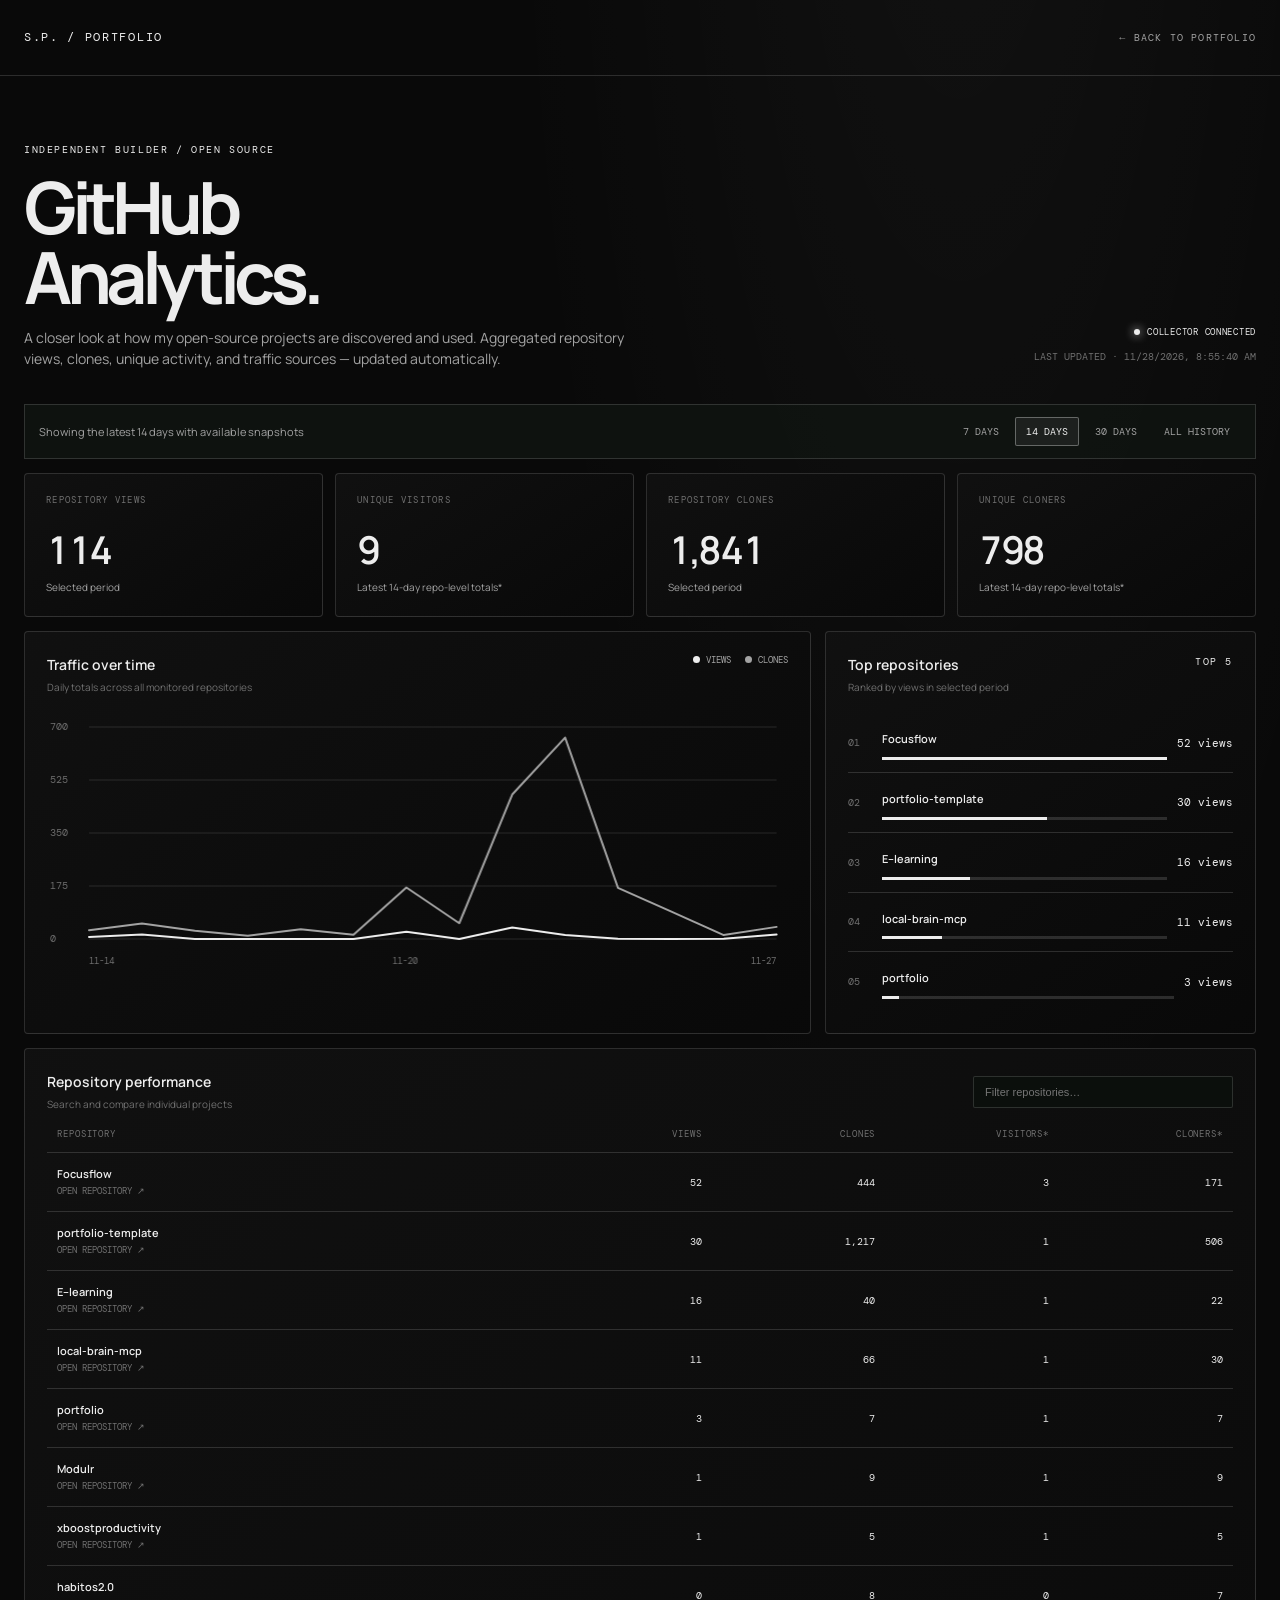
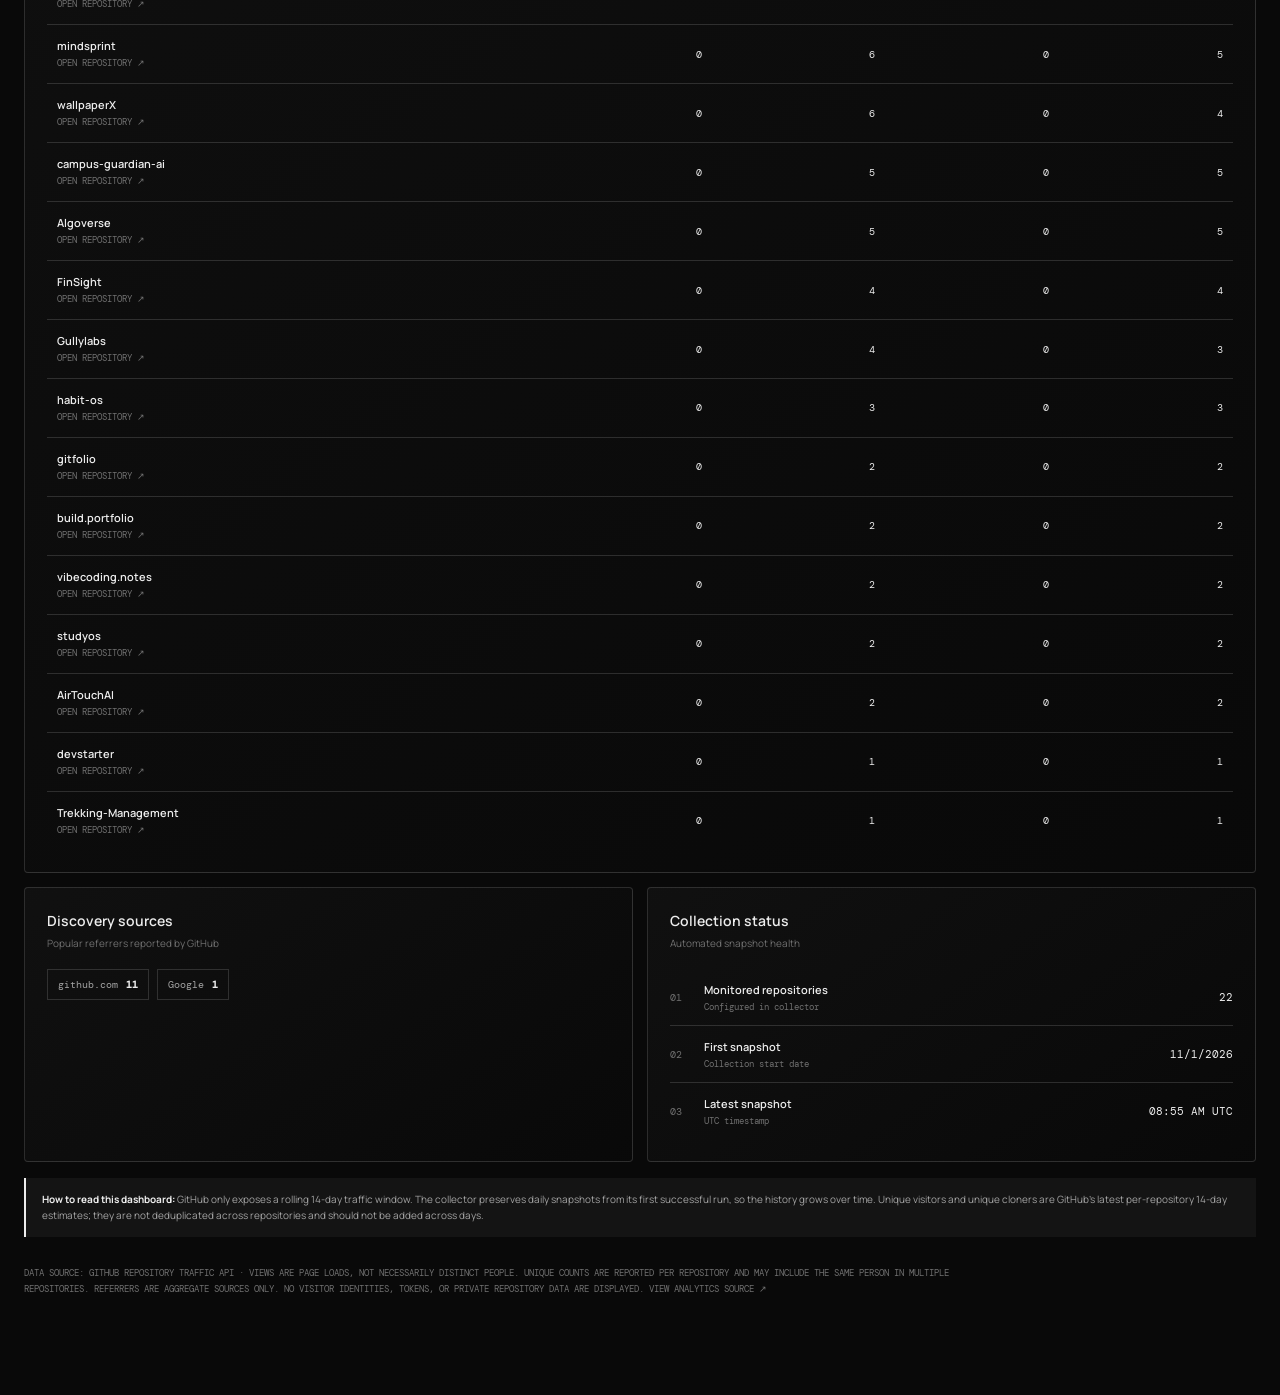
<file: analytics/index.html>
<!doctype html>
<html lang="en"><head><meta charset="utf-8"><meta name="viewport" content="width=device-width,initial-scale=1"><meta name="description" content="GitHub repository traffic analytics for Sreerang P."><meta name="theme-color" content="#090909"><title>GitHub Analytics — Sreerang P</title><link rel="preconnect" href="https://fonts.googleapis.com"><link rel="preconnect" href="https://fonts.gstatic.com" crossorigin><link href="https://fonts.googleapis.com/css2?family=DM+Mono:wght@400;500&family=Manrope:wght@400;500;600;700;800&display=swap" rel="stylesheet">
<style>
:root{color-scheme:dark;--bg:#090909;--panel:#111111;--line:rgba(255,255,255,.14);--text:#ededed;--muted:#a3a3a3;--dim:#707070;--accent:#ededed;--accent2:#a3a3a3;--mono:"DM Mono",ui-monospace,monospace;--sans:Manrope,Inter,system-ui,sans-serif}*{box-sizing:border-box}body{margin:0;background:radial-gradient(ellipse at 75% -10%,rgba(255,255,255,.035),transparent 34%),var(--bg);color:var(--text);font-family:var(--sans);line-height:1.55}a{color:inherit;text-decoration:none}a:hover{color:var(--accent)}.wrap{width:min(1240px,calc(100% - 48px));margin:auto}header{height:76px;border-bottom:1px solid var(--line);display:flex;align-items:center}.head{display:flex;align-items:center;justify-content:space-between}.brand,.navlink,.eyebrow,.mono,.updated,.metric-label,.panel-kicker,.table-head,.repo-meta,.footnote,.pill{font-family:var(--mono)}.brand{font-size:12px;letter-spacing:.14em}.navlink{font-size:10px;letter-spacing:.12em;color:var(--muted)}main{padding:66px 0 88px}.hero{display:flex;justify-content:space-between;align-items:flex-end;gap:30px;margin-bottom:34px}.eyebrow,.panel-kicker{font-size:10px;letter-spacing:.16em;text-transform:uppercase;color:var(--accent)}h1{font-size:clamp(42px,6vw,72px);letter-spacing:-.075em;line-height:.98;margin:14px 0;font-weight:700}.hero p{max-width:640px;color:var(--muted);font-size:14px;margin:0}.updated{font-size:10px;color:var(--dim);text-align:right;white-space:nowrap;padding-bottom:5px}.toolbar{display:flex;justify-content:space-between;align-items:center;gap:14px;padding:12px 14px;border:1px solid var(--line);background:rgba(16,20,17,.8);margin:0 0 14px}.toolbar-note{font-size:11px;color:var(--muted)}.ranges{display:flex;gap:5px;flex-wrap:wrap}.range{border:1px solid transparent;background:transparent;color:var(--muted);padding:7px 10px;border-radius:2px;font:10px var(--mono);cursor:pointer}.range[aria-pressed=true]{border-color:rgba(255,255,255,.32);background:rgba(255,255,255,.06);color:var(--accent)}.range:focus-visible,input:focus-visible,a:focus-visible{outline:2px solid var(--accent);outline-offset:3px}.metrics{display:grid;grid-template-columns:repeat(4,minmax(0,1fr));gap:12px;margin-bottom:14px}.metric,.panel{border:1px solid var(--line);background:linear-gradient(145deg,rgba(17,17,17,.96),rgba(9,9,9,.96));border-radius:4px}.metric{padding:20px 21px;min-height:136px}.metric-label{font-size:9px;letter-spacing:.14em;color:var(--dim);text-transform:uppercase}.metric-value{font-size:clamp(28px,3vw,39px);letter-spacing:-.06em;font-weight:600;margin:12px 0 1px;font-variant-numeric:tabular-nums}.metric-foot{font-size:10px;color:var(--muted)}.layout{display:grid;grid-template-columns:minmax(0,1.55fr) minmax(280px,.85fr);gap:14px;margin-bottom:14px}.panel{padding:22px;min-width:0}.panel-top{display:flex;justify-content:space-between;align-items:flex-start;gap:12px;margin-bottom:18px}.panel h2{font-size:14px;font-weight:600;margin:0}.panel-sub{font-size:10px;color:var(--dim);margin:4px 0 0}.chart-key{display:flex;gap:14px;flex-wrap:wrap;color:var(--muted);font:9px var(--mono)}.key{display:inline-flex;align-items:center;gap:6px}.dot{width:7px;height:7px;border-radius:50%;background:var(--accent)}.dot.clone{background:var(--accent2)}canvas{width:100%;height:260px;display:block}.empty{color:var(--muted);font-size:12px;padding:28px 0}.rank-list{display:grid}.rank{display:grid;grid-template-columns:24px minmax(0,1fr) auto;gap:10px;align-items:center;padding:12px 0;border-top:1px solid var(--line)}.rank:first-child{border-top:0}.rank-index{font:10px var(--mono);color:var(--dim)}.rank-name{font-size:11px;font-weight:600;overflow-wrap:anywhere}.rank-meta{font:9px var(--mono);color:var(--dim);margin-top:3px}.rank-value{font:11px var(--mono);text-align:right}.rank-bar{height:3px;background:rgba(255,255,255,.14);margin-top:7px;overflow:hidden}.rank-bar span{display:block;height:100%;background:var(--accent)}.section-head{display:flex;justify-content:space-between;align-items:center;gap:16px;margin-bottom:16px}.search{width:min(260px,48%);border:1px solid var(--line);background:#0b0f0c;color:var(--text);padding:9px 11px;font-size:11px;border-radius:2px}.table-wrap{overflow-x:auto}.table-head,.repo-row{display:grid;grid-template-columns:minmax(220px,1.6fr) repeat(4,minmax(75px,.55fr));gap:12px;align-items:center;min-width:640px}.table-head{font-size:9px;letter-spacing:.1em;color:var(--dim);text-transform:uppercase;padding:0 10px 10px}.repo-row{border-top:1px solid var(--line);padding:12px 10px;font-size:11px}.repo-row:hover{background:rgba(255,255,255,.035)}.repo-name{font-weight:600;overflow-wrap:anywhere}.repo-meta{display:block;font-size:9px;color:var(--dim);margin-top:3px}.num{text-align:right;font:10px var(--mono);font-variant-numeric:tabular-nums}.source-list{display:flex;flex-wrap:wrap;gap:8px}.source{border:1px solid var(--line);padding:8px 10px;color:var(--muted);font:10px var(--mono)}.source strong{color:var(--text);margin-left:8px}.lower{display:grid;grid-template-columns:1fr 1fr;gap:14px;margin-top:14px}.notice{padding:14px 16px;border-left:2px solid var(--accent);background:rgba(255,255,255,.045);color:var(--muted);font-size:10px;margin:16px 0 0}.notice strong{color:var(--text)}.footnote{font-size:9px;line-height:1.8;color:var(--dim);margin-top:28px;max-width:960px}.status{display:inline-flex;align-items:center;gap:7px;color:var(--accent);font:9px var(--mono);letter-spacing:.08em}.status:before{content:"";width:6px;height:6px;border-radius:50%;background:var(--accent);box-shadow:0 0 10px var(--accent)}@media(max-width:900px){.metrics{grid-template-columns:repeat(2,minmax(0,1fr))}.layout{grid-template-columns:1fr}.lower{grid-template-columns:1fr}.hero{display:block}.updated{text-align:left;margin-top:20px}}@media(max-width:560px){.wrap{width:calc(100% - 28px)}header{height:64px}main{padding:44px 0 60px}.hero{margin-bottom:24px}h1{font-size:48px}.toolbar{align-items:flex-start;flex-direction:column}.metrics{gap:8px}.metric{padding:14px;min-height:118px}.metric-value{font-size:30px}.panel{padding:16px}.panel-top{flex-direction:column}.chart-key{margin-top:2px}.section-head{align-items:flex-start;flex-direction:column}.search{width:100%}canvas{height:220px}}
</style></head>
<body><header><div class="wrap head"><a class="brand" href="../">S.P. / PORTFOLIO</a><a class="navlink" href="../">← BACK TO PORTFOLIO</a></div></header>
<main class="wrap">
<section class="hero"><div><div class="eyebrow">INDEPENDENT BUILDER / OPEN SOURCE</div><h1>GitHub<br>Analytics<span style="color:var(--accent)">.</span></h1><p>A closer look at how my open-source projects are discovered and used. Aggregated repository views, clones, unique activity, and traffic sources — updated automatically.</p></div><div class="updated"><div class="status">COLLECTOR CONNECTED</div><div id="updated" style="margin-top:10px">LOADING SNAPSHOT…</div></div></section>
<section class="toolbar" aria-label="Dashboard date range"><div class="toolbar-note" id="range-note">Showing all captured daily history</div><div class="ranges"><button class="range" data-range="7" aria-pressed="false">7 DAYS</button><button class="range" data-range="14" aria-pressed="true">14 DAYS</button><button class="range" data-range="30" aria-pressed="false">30 DAYS</button><button class="range" data-range="all" aria-pressed="false">ALL HISTORY</button></div></section>
<section class="metrics" aria-label="Traffic summary"><article class="metric"><div class="metric-label">Repository views</div><div class="metric-value" id="views">—</div><div class="metric-foot" id="views-foot">Selected period</div></article><article class="metric"><div class="metric-label">Unique visitors</div><div class="metric-value" id="uniques">—</div><div class="metric-foot">Latest 14-day repo-level totals*</div></article><article class="metric"><div class="metric-label">Repository clones</div><div class="metric-value" id="clones">—</div><div class="metric-foot" id="clones-foot">Selected period</div></article><article class="metric"><div class="metric-label">Unique cloners</div><div class="metric-value" id="cloners">—</div><div class="metric-foot">Latest 14-day repo-level totals*</div></article></section>
<section class="layout"><article class="panel"><div class="panel-top"><div><h2>Traffic over time</h2><p class="panel-sub">Daily totals across all monitored repositories</p></div><div class="chart-key"><span class="key"><i class="dot"></i> VIEWS</span><span class="key"><i class="dot clone"></i> CLONES</span></div></div><canvas id="traffic-chart" role="img" aria-label="Daily repository views and clones chart"></canvas><div class="empty" id="chart-empty" hidden>No snapshots available for this range.</div></article><article class="panel"><div class="panel-top"><div><h2>Top repositories</h2><p class="panel-sub">Ranked by views in selected period</p></div><span class="panel-kicker">TOP 5</span></div><div class="rank-list" id="top-repos"><div class="empty">Loading repositories…</div></div></article></section>
<section class="panel"><div class="section-head"><div><h2>Repository performance</h2><p class="panel-sub">Search and compare individual projects</p></div><input id="repo-search" class="search" type="search" placeholder="Filter repositories…" aria-label="Filter repositories"></div><div class="table-wrap"><div class="table-head"><span>Repository</span><span style="text-align:right">Views</span><span style="text-align:right">Clones</span><span style="text-align:right">Visitors*</span><span style="text-align:right">Cloners*</span></div><div id="repo-list"><div class="empty">No traffic data has been collected yet.</div></div></div></section>
<section class="lower"><article class="panel"><div class="panel-top"><div><h2>Discovery sources</h2><p class="panel-sub">Popular referrers reported by GitHub</p></div></div><div class="source-list" id="sources"><span class="empty">No referrer data yet.</span></div></article><article class="panel"><div class="panel-top"><div><h2>Collection status</h2><p class="panel-sub">Automated snapshot health</p></div></div><div class="rank-list"><div class="rank"><span class="rank-index">01</span><div><div class="rank-name">Monitored repositories</div><div class="rank-meta">Configured in collector</div></div><div class="rank-value" id="repo-count">—</div></div><div class="rank"><span class="rank-index">02</span><div><div class="rank-name">First snapshot</div><div class="rank-meta">Collection start date</div></div><div class="rank-value" id="started">—</div></div><div class="rank"><span class="rank-index">03</span><div><div class="rank-name">Latest snapshot</div><div class="rank-meta">UTC timestamp</div></div><div class="rank-value" id="last-snapshot">—</div></div></div></article></section>
<div class="notice"><strong>How to read this dashboard:</strong> GitHub only exposes a rolling 14-day traffic window. The collector preserves daily snapshots from its first successful run, so the history grows over time. Unique visitors and unique cloners are GitHub's latest per-repository 14-day estimates; they are not deduplicated across repositories and should not be added across days.</div>
<p class="footnote">DATA SOURCE: GITHUB REPOSITORY TRAFFIC API · VIEWS ARE PAGE LOADS, NOT NECESSARILY DISTINCT PEOPLE. UNIQUE COUNTS ARE REPORTED PER REPOSITORY AND MAY INCLUDE THE SAME PERSON IN MULTIPLE REPOSITORIES. REFERRERS ARE AGGREGATE SOURCES ONLY. NO VISITOR IDENTITIES, TOKENS, OR PRIVATE REPOSITORY DATA ARE DISPLAYED. <a href="https://github.com/cosmiccoder200x-sys/portfolio-template/tree/feature/immersive-3d-portfolio/analytics" target="_blank" rel="noopener noreferrer">VIEW ANALYTICS SOURCE ↗</a></p>
</main>
<script>
(()=>{"use strict";
const $=id=>document.getElementById(id),fmt=n=>Number(n||0).toLocaleString("en-US"),safe=s=>String(s??"").replace(/[&<>"']/g,c=>({"&":"&amp;","<":"&lt;",">":"&gt;",'"':"&quot;","'":"&#39;"}[c]));
const sum=(series,field,dates)=>dates.reduce((n,d)=>n+Number(series?.[d]?.[field]||0),0);let dataset=null,range="14",resizeTimer;
const entries=()=>Object.entries(dataset?.repositories||{}),datesFor=rows=>[...new Set(rows.flatMap(([,r])=>[...Object.keys(r.views_daily||{}),...Object.keys(r.clones_daily||{})]))].sort(),activeDates=dates=>range==="all"?dates:dates.slice(-Number(range));
function drawChart(canvas,labels,views,clones){const width=Math.max(280,canvas.getBoundingClientRect().width),height=260,dpr=window.devicePixelRatio||1;canvas.width=width*dpr;canvas.height=height*dpr;const ctx=canvas.getContext("2d");ctx.setTransform(dpr,0,0,dpr,0,0);ctx.clearRect(0,0,width,height);const left=42,right=12,top=14,bottom=34,cw=width-left-right,ch=height-top-bottom,max=Math.max(1,...views,...clones),power=Math.pow(10,Math.floor(Math.log10(max))),step=Math.max(1,Math.ceil(max/(power/2)))*(power/2),ceiling=Math.max(step,Math.ceil(max/step)*step);ctx.font="10px DM Mono,monospace";ctx.lineWidth=1;ctx.strokeStyle="rgba(255,255,255,.12)";ctx.fillStyle="#707070";for(let i=0;i<=4;i++){const y=top+ch*i/4;ctx.beginPath();ctx.moveTo(left,y);ctx.lineTo(width-right,y);ctx.stroke();ctx.fillText(fmt(Math.round(ceiling*(4-i)/4)),3,y+3)}if(!labels.length)return;const x=i=>left+(labels.length===1?cw/2:i*cw/(labels.length-1)),y=v=>top+ch-(v/ceiling)*ch;function line(values,color){ctx.beginPath();values.forEach((v,i)=>i?ctx.lineTo(x(i),y(v)):ctx.moveTo(x(i),y(v)));ctx.strokeStyle=color;ctx.lineWidth=2;ctx.lineJoin="round";ctx.lineCap="round";ctx.stroke();if(values.length===1){ctx.beginPath();ctx.arc(x(0),y(values[0]),3,0,Math.PI*2);ctx.fillStyle=color;ctx.fill()}}line(views,"#ededed");line(clones,"#a3a3a3");ctx.fillStyle="#707070";ctx.font="9px DM Mono,monospace";[...new Set([0,Math.floor((labels.length-1)/2),labels.length-1])].forEach(i=>{const label=labels[i].slice(5);ctx.fillText(label,Math.max(left,Math.min(width-38,x(i)-14)),height-9)})}
function renderTable(rows){const q=$("repo-search").value.trim().toLowerCase(),filtered=rows.filter(r=>r.name.toLowerCase().includes(q)||r.key.toLowerCase().includes(q));$("repo-list").innerHTML=filtered.length?filtered.map(r=>'<a class="repo-row" href="'+safe(r.url)+'" target="_blank" rel="noopener noreferrer"><span><span class="repo-name">'+safe(r.name)+'</span><span class="repo-meta">OPEN REPOSITORY ↗</span></span><span class="num">'+fmt(r.views)+'</span><span class="num">'+fmt(r.clones)+'</span><span class="num">'+fmt(r.visitors)+'</span><span class="num">'+fmt(r.cloners)+'</span></a>').join(""):'<div class="empty">No repositories match that search.</div>'}
function render(){const source=entries(),allDates=datesFor(source),dates=activeDates(allDates);$("range-note").textContent=range==="all"?"Showing all captured daily history":"Showing the latest "+range+" days with available snapshots";document.querySelectorAll(".range").forEach(b=>b.setAttribute("aria-pressed",String(b.dataset.range===range)));
const rows=source.map(([key,r])=>({key,name:r.name||key.split("/").pop(),url:r.url||("https://github.com/"+key),views:sum(r.views_daily,"count",dates),clones:sum(r.clones_daily,"count",dates),visitors:Number(r.last_14_days?.unique_visitors||0),cloners:Number(r.last_14_days?.unique_cloners||0)})).sort((a,b)=>b.views-a.views||b.clones-a.clones);
$("views").textContent=fmt(rows.reduce((n,r)=>n+r.views,0));$("clones").textContent=fmt(rows.reduce((n,r)=>n+r.clones,0));$("uniques").textContent=fmt(rows.reduce((n,r)=>n+r.visitors,0));$("cloners").textContent=fmt(rows.reduce((n,r)=>n+r.cloners,0));$("views-foot").textContent=range==="all"?"Since collection began":"Selected period";$("clones-foot").textContent=range==="all"?"Since collection began":"Selected period";$("repo-count").textContent=fmt(rows.length);$("started").textContent=dataset.collection_started_at?new Date(dataset.collection_started_at).toLocaleDateString():"—";$("last-snapshot").textContent=dataset.updated_at?new Date(dataset.updated_at).toLocaleTimeString([],{hour:"2-digit",minute:"2-digit",timeZone:"UTC"})+" UTC":"—";
const vs=dates.map(d=>source.reduce((n,[,r])=>n+Number(r.views_daily?.[d]?.count||0),0)),cs=dates.map(d=>source.reduce((n,[,r])=>n+Number(r.clones_daily?.[d]?.count||0),0));if(dates.length){$("chart-empty").hidden=true;$("traffic-chart").hidden=false;drawChart($("traffic-chart"),dates,vs,cs)}else{$("traffic-chart").hidden=true;$("chart-empty").hidden=false}
const top=rows.slice(0,5),maxTop=Math.max(1,...top.map(r=>r.views));$("top-repos").innerHTML=top.length?top.map((r,i)=>'<div class="rank"><span class="rank-index">'+String(i+1).padStart(2,"0")+'</span><div><a class="rank-name" href="'+safe(r.url)+'" target="_blank" rel="noopener noreferrer">'+safe(r.name)+'</a><div class="rank-bar"><span style="width:'+Math.round(r.views/maxTop*100)+'%"></span></div></div><span class="rank-value">'+fmt(r.views)+' views</span></div>').join(""):'<div class="empty">No repository activity in this period.</div>';renderTable(rows);
const refs={};source.forEach(([,r])=>(r.referrers||[]).forEach(x=>{const name=x.referrer||"Unknown";refs[name]=(refs[name]||0)+Number(x.count||0)}));const refRows=Object.entries(refs).sort((a,b)=>b[1]-a[1]).slice(0,10);$("sources").innerHTML=refRows.length?refRows.map(([name,count])=>'<span class="source">'+safe(name)+'<strong>'+fmt(count)+'</strong></span>').join(""):'<span class="empty">GitHub has not reported popular referrers yet.</span>'}
async function init(){try{const response=await fetch("./data.json",{cache:"no-store"});if(!response.ok)throw new Error("Could not load analytics/data.json (HTTP "+response.status+").");dataset=await response.json();if(!dataset||!dataset.repositories)throw new Error("The analytics data file has an unexpected format.");$("updated").textContent=dataset.updated_at?"LAST UPDATED · "+new Date(dataset.updated_at).toLocaleString():"AWAITING FIRST COLLECTION";render()}catch(error){$("updated").textContent="DATA UNAVAILABLE";$("chart-empty").hidden=false;$("chart-empty").textContent=error.message;$("top-repos").innerHTML='<div class="empty">'+safe(error.message)+'</div>'}}
document.querySelectorAll(".range").forEach(b=>b.addEventListener("click",()=>{range=b.dataset.range;if(dataset)render()}));$("repo-search").addEventListener("input",()=>{if(dataset)render()});window.addEventListener("resize",()=>{clearTimeout(resizeTimer);resizeTimer=setTimeout(()=>{if(dataset)render()},120)});init();
})();
</script></body></html>
</file>
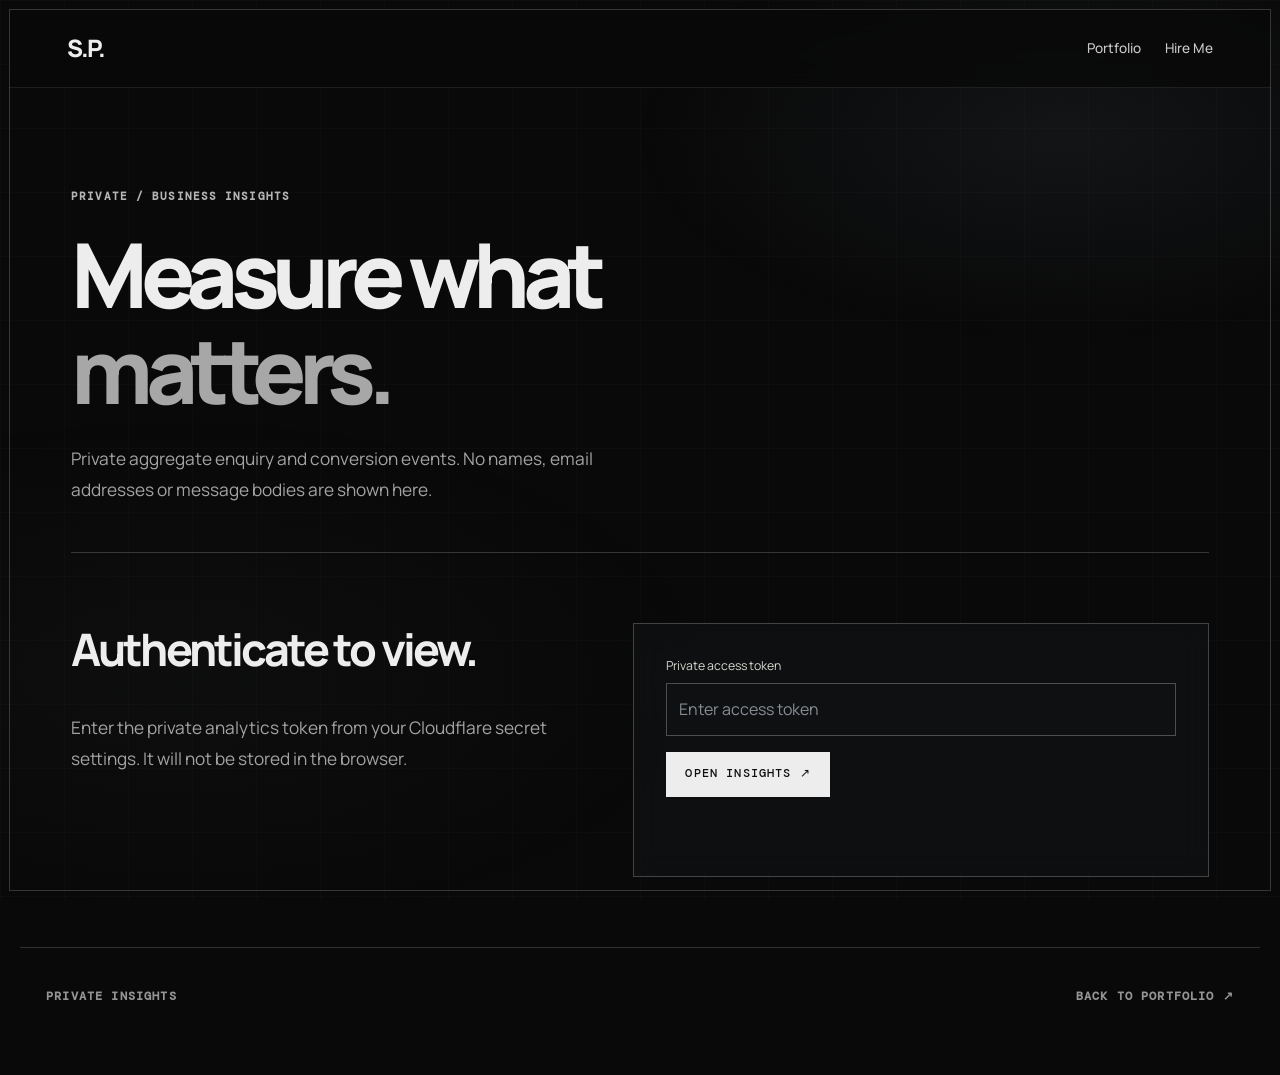
<file: insights/index.html>
<!doctype html><html lang="en"><head><meta charset="utf-8"><meta name="viewport" content="width=device-width,initial-scale=1">
<meta name="robots" content="noindex,nofollow"><meta name="theme-color" content="#0b0d0c">
<title>Private Insights — Sreerang P</title><link rel="stylesheet" href="../business.css"><link rel="stylesheet" href="../site-continuity.css">
</head><body class="portfolio-satellite satellite-utility"><div class="satellite-frame" aria-hidden="true"></div><header><div class="nav"><a class="logo" href="../">S.P.</a><nav class="nav-links"><a href="../">Portfolio</a><a href="../hire/">Hire Me</a></nav></div></header>
<main><section class="hero" style="padding-bottom:30px"><span class="eyebrow">PRIVATE / BUSINESS INSIGHTS</span><h1>Measure what<br><em>matters.</em></h1><p class="lead">Private aggregate enquiry and conversion events. No names, email addresses or message bodies are shown here.</p></section>
<section class="section"><div class="split"><div><h2>Authenticate to view.</h2><p class="lead">Enter the private analytics token from your Cloudflare secret settings. It will not be stored in the browser.</p></div>
<div class="form-shell"><form id="insights-login"><div class="field"><label for="metrics-token">Private access token</label><input id="metrics-token" type="password" required autocomplete="off" spellcheck="false" placeholder="Enter access token"></div><button type="submit" class="btn primary">Open insights ↗</button><p id="insights-status" class="status" role="status"></p></form></div></div></section>
<section class="section" id="insights-output" hidden><div class="section-head"><span class="kicker">LAST 30 DAYS / ANONYMOUS COUNTS</span><h2>Conversion activity.</h2><p>These are tracked events, not unique visitors or confirmed sales.</p></div><div id="insights-cards" class="cards"></div><div class="section" style="margin-top:30px"><h3>Recent daily event totals</h3><div id="insights-daily" class="proof"></div></div></section>
</main><footer class="foot"><span>PRIVATE INSIGHTS</span><a href="../">Back to portfolio ↗</a></footer>
<script>
(() => {
 const form=document.getElementById("insights-login"),status=document.getElementById("insights-status");
 form.addEventListener("submit",async event=>{
  event.preventDefault();
  const token=document.getElementById("metrics-token").value;
  document.getElementById("metrics-token").value="";
  status.className="status";status.textContent="Loading…";
  try{
   const reply=await fetch("/api/admin-metrics",{method:"GET",headers:{"Authorization":"Bearer "+token},cache:"no-store"});
   const data=await reply.json();
   if(!reply.ok) throw Error(data.error||"Access denied.");
   const totals=new Map();
   for(const e of data.events||[]) totals.set(e.event,(totals.get(e.event)||0)+Number(e.count||0));
   const cards=document.getElementById("insights-cards");cards.replaceChildren();
   for(const [label,value] of [...totals.entries(),["enquiries_recorded",(data.enquiries||[]).reduce((sum,r)=>sum+Number(r.count||0),0)]]) {
     const article=document.createElement("article");article.className="card";article.style.minHeight="145px";
     const title=document.createElement("h3");title.textContent=label.replaceAll("_"," ");
     const number=document.createElement("div");number.className="price";number.textContent=String(value);
     article.append(title,number);cards.appendChild(article);
   }
   const daily=document.getElementById("insights-daily");daily.replaceChildren();
   for(const e of (data.events||[]).slice(0,90)){
    const p=document.createElement("p");p.className="proof-item";p.textContent=e.day+"  •  "+e.event+"  •  "+e.count;
    daily.appendChild(p);
   }
   document.getElementById("insights-output").hidden=false;
   status.textContent="Access granted. Data loaded.";
  }catch(error){document.getElementById("insights-output").hidden=true;status.textContent=error.message;status.className="status error";}
 });
})();
</script></body></html>
</file>
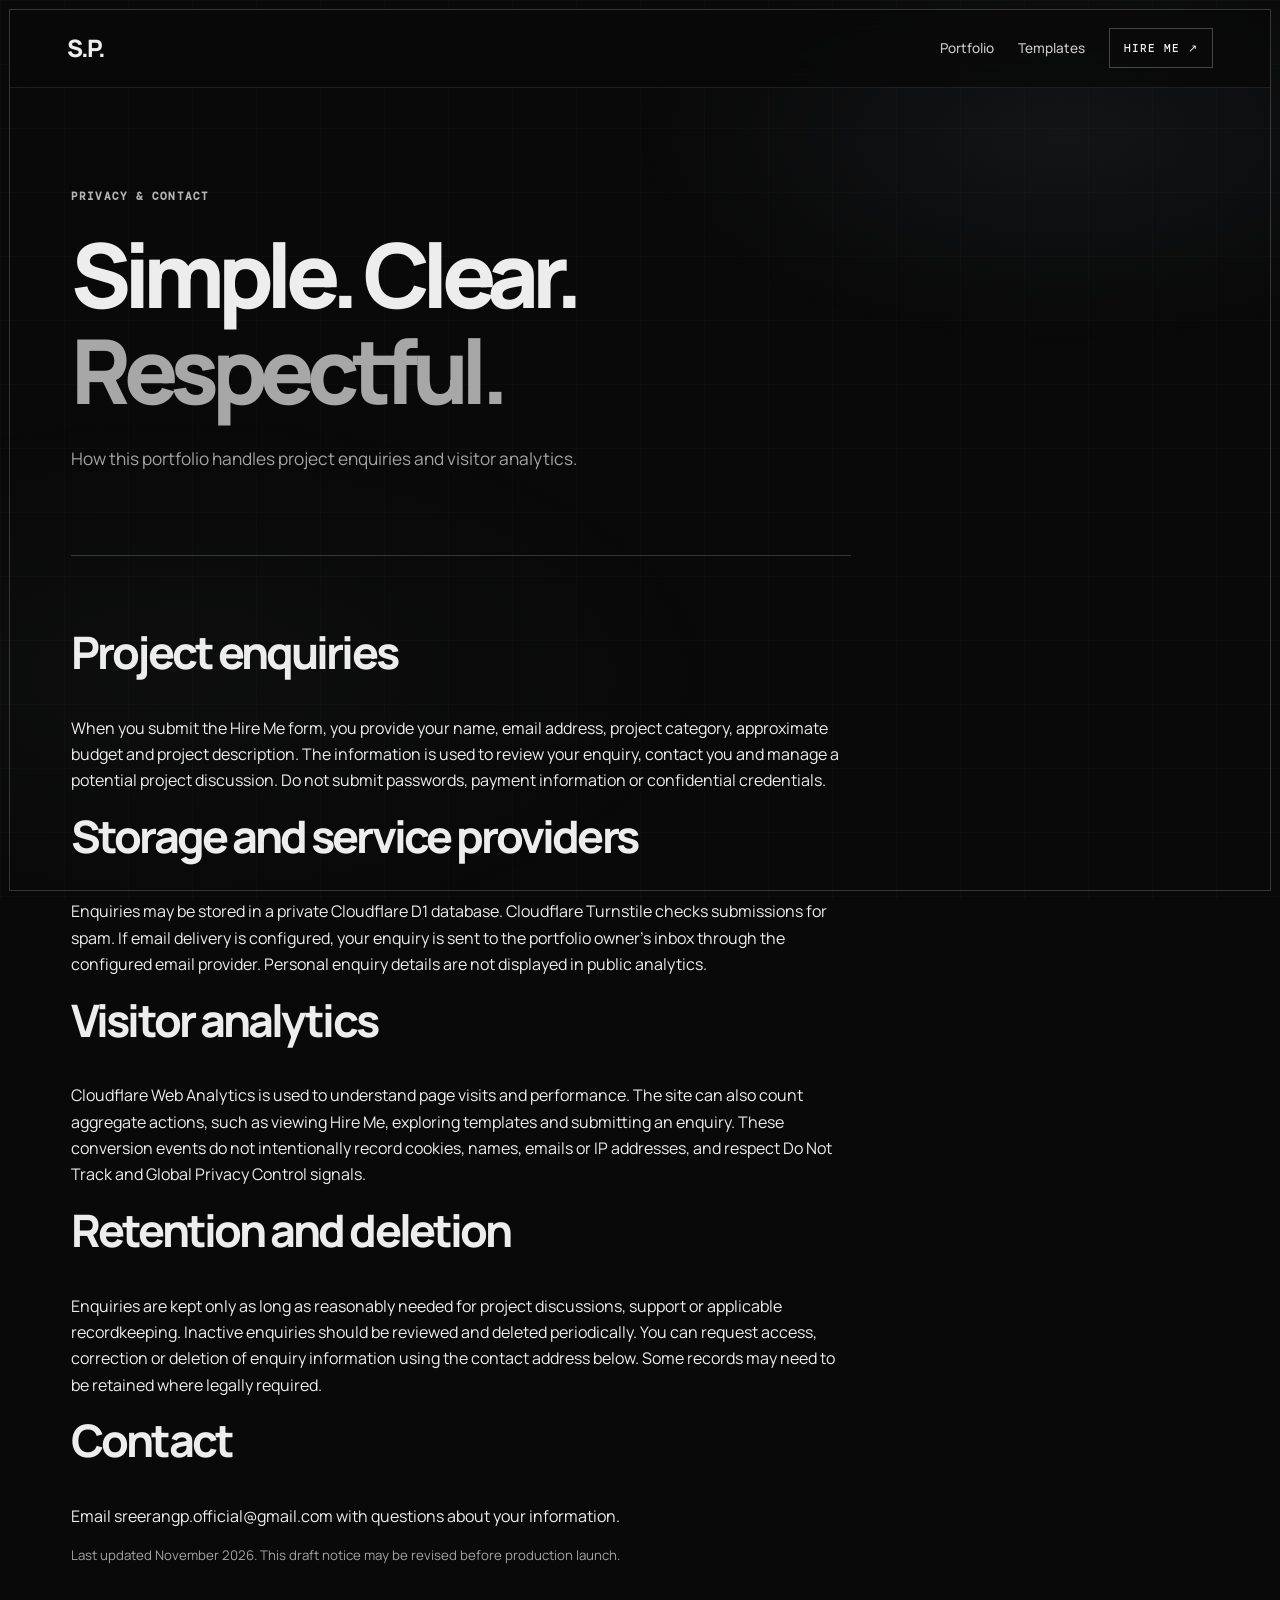
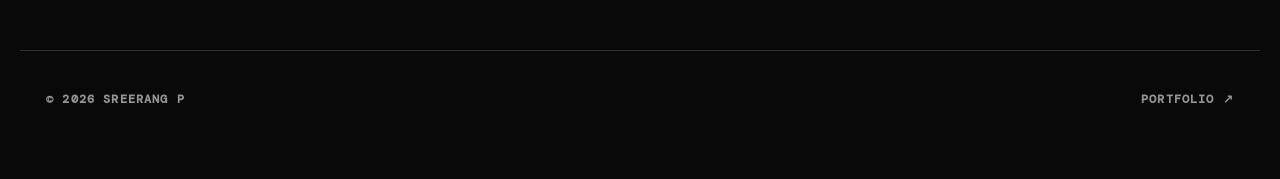
<file: privacy/index.html>
<!doctype html><html lang="en"><head><meta charset="utf-8"><meta name="viewport" content="width=device-width,initial-scale=1"><meta name="theme-color" content="#0b0d0c"><meta name="description" content="Privacy details for project enquiries and visitor analytics on Sreerang P's portfolio."><title>Privacy — Sreerang P</title><link rel="stylesheet" href="../business.css"><link rel="stylesheet" href="../site-continuity.css"></head><body class="portfolio-satellite satellite-utility"><div class="satellite-frame" aria-hidden="true"></div><header><div class="nav"><a class="logo" href="../">S.P.</a><nav class="nav-links"><a href="../">Portfolio</a><a href="../templates/">Templates</a><a href="../hire/" class="nav-cta">Hire Me ↗</a></nav></div></header><main>
<section class="hero"><span class="eyebrow">PRIVACY &amp; CONTACT</span><h1>Simple. Clear.<br><em>Respectful.</em></h1><p class="lead">How this portfolio handles project enquiries and visitor analytics.</p></section>
<section class="section" style="max-width:780px"><h2>Project enquiries</h2><p>When you submit the Hire Me form, you provide your name, email address, project category, approximate budget and project description. The information is used to review your enquiry, contact you and manage a potential project discussion. Do not submit passwords, payment information or confidential credentials.</p>
<h2>Storage and service providers</h2><p>Enquiries may be stored in a private Cloudflare D1 database. Cloudflare Turnstile checks submissions for spam. If email delivery is configured, your enquiry is sent to the portfolio owner's inbox through the configured email provider. Personal enquiry details are not displayed in public analytics.</p>
<h2>Visitor analytics</h2><p>Cloudflare Web Analytics is used to understand page visits and performance. The site can also count aggregate actions, such as viewing Hire Me, exploring templates and submitting an enquiry. These conversion events do not intentionally record cookies, names, emails or IP addresses, and respect Do Not Track and Global Privacy Control signals.</p>
<h2>Retention and deletion</h2><p>Enquiries are kept only as long as reasonably needed for project discussions, support or applicable recordkeeping. Inactive enquiries should be reviewed and deleted periodically. You can request access, correction or deletion of enquiry information using the contact address below. Some records may need to be retained where legally required.</p>
<h2>Contact</h2><p>Email <a href="mailto:sreerangp.official@gmail.com">sreerangp.official@gmail.com</a> with questions about your information.</p><p class="hint">Last updated November 2026. This draft notice may be revised before production launch.</p></section></main><footer class="foot"><span>© 2026 SREERANG P</span><a href="../">Portfolio ↗</a></footer></body></html>
</file>
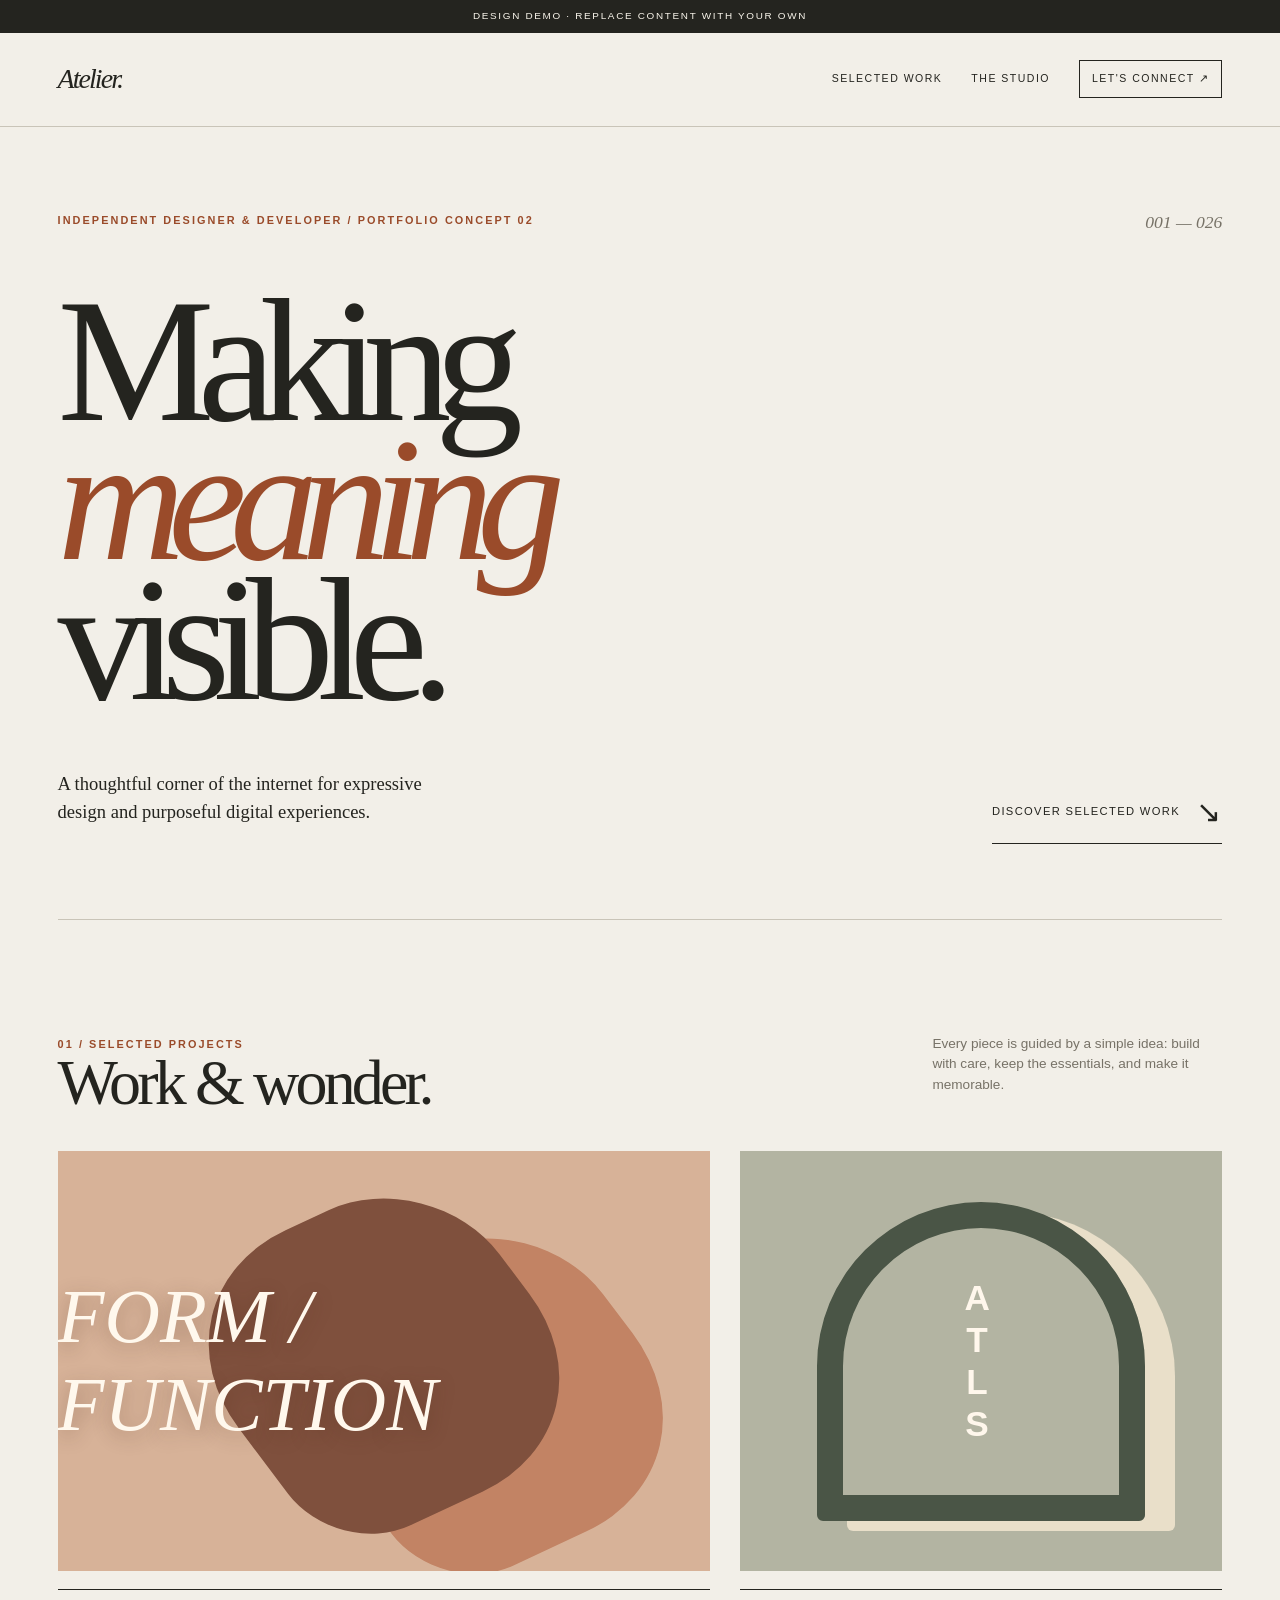
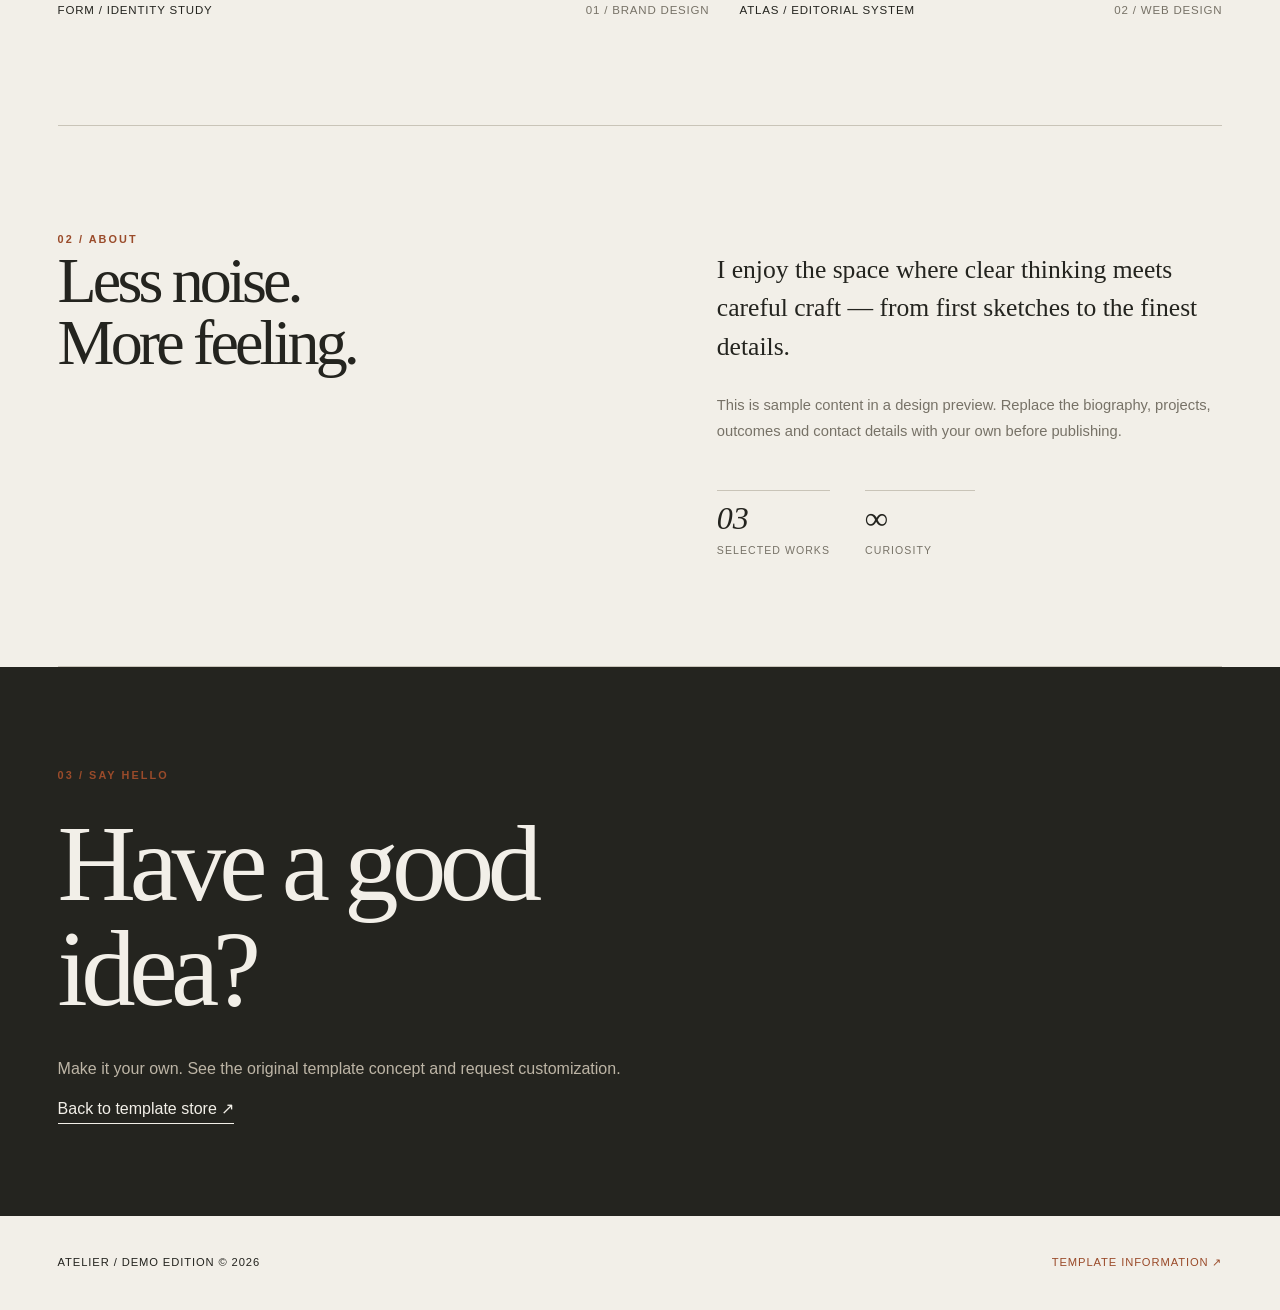
<file: templates/editorial-atelier/index.html>
<!doctype html><html lang="en"><head><meta charset="utf-8"><meta name="viewport" content="width=device-width,initial-scale=1"><meta name="theme-color" content="#f2efe8"><meta name="description" content="Editorial Atelier: a refined art-direction portfolio demo"><title>Editorial Atelier — Live Demo</title>
<style>
:root{color-scheme:light;--paper:#f2efe8;--ink:#24241f;--line:#c9c4b8;--rust:#9a4b2a;--muted:#777267}*{box-sizing:border-box}html{scroll-behavior:smooth}body{margin:0;background:var(--paper);color:var(--ink);font:16px/1.5 Arial,Helvetica,sans-serif}a{color:inherit;text-decoration:none}a:hover{text-decoration:underline}a:focus-visible{outline:3px solid var(--rust);outline-offset:4px}button{font:inherit}nav,main,footer{max-width:1390px;margin:auto;padding-left:4.5vw;padding-right:4.5vw}.demo-flag{background:var(--ink);color:#faf6ec;text-align:center;letter-spacing:.17em;font-size:.62rem;padding:9px}nav{height:94px;display:flex;align-items:center;justify-content:space-between;border-bottom:1px solid var(--line);gap:14px}nav .wordmark{font:italic 1.75rem Georgia,serif;letter-spacing:-.07em}.navlinks{display:flex;gap:29px;align-items:center;text-transform:uppercase;font-size:.66rem;letter-spacing:.14em}.stamp{display:inline-flex;border:1px solid var(--ink);padding:10px 12px}.hero{padding:85px 0 75px;border-bottom:1px solid var(--line)}.hero-top{display:flex;justify-content:space-between;align-items:flex-start;gap:24px}.eyebrow{font-size:.68rem;text-transform:uppercase;letter-spacing:.19em;color:var(--rust);font-weight:700}.counter{font:italic 1.1rem Georgia,serif;color:var(--muted)}h1{font:400 clamp(4.2rem,13.8vw,14rem)/.79 Georgia,'Times New Roman',serif;letter-spacing:-.095em;margin:58px 0 42px;max-width:1100px}h1 em{font-weight:400;color:var(--rust)}.hero-bottom{display:flex;justify-content:space-between;align-items:end;gap:30px;flex-wrap:wrap}.intro{font:1.16rem/1.5 Georgia,serif;max-width:380px}.arrow-link{display:inline-flex;align-items:center;gap:16px;font-size:.7rem;letter-spacing:.12em;text-transform:uppercase;border-bottom:1px solid var(--ink);padding-bottom:9px}.arrow-link span{font-size:1.9rem}.section{padding:100px 0 105px;border-bottom:1px solid var(--line)}.head{display:flex;justify-content:space-between;gap:30px;align-items:baseline;margin-bottom:37px}h2{font:400 clamp(2.8rem,5vw,5rem)/.97 Georgia,serif;letter-spacing:-.06em;margin:0}.head p{max-width:290px;color:var(--muted);font-size:.85rem}.works{display:grid;grid-template-columns:1.35fr 1fr;gap:30px}.work{min-width:0}.work-visual{height:420px;position:relative;overflow:hidden;display:flex;align-items:center;justify-content:center}.work-visual.one{background:#d7b298}.work-visual.one:before{content:"";position:absolute;width:320px;height:320px;background:#7f503d;transform:rotate(-25deg) skew(12deg);border-radius:50% 35% 50% 25%;box-shadow:60px 80px 0 #c28364}.work-visual.one:after{content:"FORM / FUNCTION";font:italic clamp(2.4rem,6vw,5rem) Georgia,serif;color:#fff8ed;position:relative;text-shadow:0 5px 20px #4c271955;z-index:2}.work-visual.two{background:#b3b4a2}.work-visual.two:before{content:"";position:absolute;inset:12% 16%;border:26px solid #4a5546;border-radius:190px 190px 7px 7px;box-shadow:30px 10px 0 #e9dfc9}.work-visual.two:after{content:"A\A T\A L\A S";white-space:pre;text-align:center;font:700 2.2rem/1.2 Arial,sans-serif;letter-spacing:.22em;color:#fff7ec;position:relative}.work-meta{display:flex;justify-content:space-between;gap:18px;margin-top:18px;border-top:1px solid var(--ink);padding-top:12px;font-size:.72rem;letter-spacing:.07em;text-transform:uppercase}.work-meta b{font-weight:500}.work-meta span{color:var(--muted)}.about{display:grid;grid-template-columns:1fr 1fr;gap:12vw;align-items:start}.about p{font:clamp(1.15rem,2vw,1.75rem)/1.5 Georgia,serif}.facts{display:flex;gap:35px;flex-wrap:wrap;margin-top:45px}.fact{border-top:1px solid var(--line);min-width:110px;padding-top:9px}.fact strong{display:block;font:italic 2rem Georgia,serif}.fact small{font-size:.66rem;letter-spacing:.1em;text-transform:uppercase;color:var(--muted)}.contact{background:var(--ink);color:var(--paper);margin:0 calc(-4.5vw);padding:95px 4.5vw}.contact h2{font-size:clamp(3rem,8.5vw,9rem);margin:25px 0 35px}.contact a{border-bottom:1px solid var(--paper);padding-bottom:6px}.contact p{color:#bdb5a6}footer{min-height:94px;display:flex;align-items:center;justify-content:space-between;gap:20px;font-size:.7rem;text-transform:uppercase;letter-spacing:.08em}footer a{color:var(--rust)}@media(max-width:760px){nav{height:70px}.navlinks{gap:12px}.navlinks a:nth-child(2){display:none}.hero{padding-top:50px}h1{margin-top:45px;font-size:clamp(4.1rem,16vw,7rem)}.section{padding:60px 0}.head{flex-direction:column;gap:8px}.works,.about{grid-template-columns:1fr;gap:45px}.work-visual{height:320px}.contact{padding:65px 4.5vw}.hero-bottom{align-items:flex-start}}
@media(prefers-reduced-motion:reduce){html{scroll-behavior:auto}}
</style></head><body><div class="demo-flag">DESIGN DEMO · REPLACE CONTENT WITH YOUR OWN</div>
<nav><a class="wordmark" href="#top">Atelier.</a><div class="navlinks"><a href="#work">Selected work</a><a href="#about">The studio</a><a class="stamp" href="#contact">Let's connect ↗</a></div></nav>
<main><header class="hero" id="top"><div class="hero-top"><span class="eyebrow">Independent designer &amp; developer / Portfolio concept 02</span><span class="counter">001 — 026</span></div>
<h1>Making<br><em>meaning</em><br>visible.</h1><div class="hero-bottom"><p class="intro">A thoughtful corner of the internet for expressive design and purposeful digital experiences.</p><a class="arrow-link" href="#work">Discover selected work <span aria-hidden="true">↘</span></a></div></header>
<section class="section" id="work"><div class="head"><div><div class="eyebrow">01 / Selected projects</div><h2>Work &amp; wonder.</h2></div><p>Every piece is guided by a simple idea: build with care, keep the essentials, and make it memorable.</p></div>
<div class="works"><article class="work"><div class="work-visual one" role="img" aria-label="Abstract terracotta visual identity study"></div><div class="work-meta"><b>Form / Identity study</b><span>01 / Brand design</span></div></article>
<article class="work"><div class="work-visual two" role="img" aria-label="Geometric sage editorial layout"></div><div class="work-meta"><b>Atlas / Editorial system</b><span>02 / Web design</span></div></article></div></section>
<section class="section" id="about"><div class="about"><div><span class="eyebrow">02 / About</span><h2>Less noise.<br>More feeling.</h2></div><div><p>I enjoy the space where clear thinking meets careful craft — from first sketches to the finest details.</p><p style="font: .92rem/1.8 Arial,sans-serif;color:var(--muted)">This is sample content in a design preview. Replace the biography, projects, outcomes and contact details with your own before publishing.</p><div class="facts"><div class="fact"><strong>03</strong><small>Selected works</small></div><div class="fact"><strong>∞</strong><small>Curiosity</small></div></div></div></div></section>
<section class="contact" id="contact"><span class="eyebrow">03 / Say hello</span><h2>Have a good<br>idea?</h2><p>Make it your own. See the original template concept and request customization.</p><a href="../">Back to template store ↗</a></section></main>
<footer><span>ATELIER / DEMO EDITION © 2026</span><a href="../">Template information ↗</a></footer></body></html>
</file>
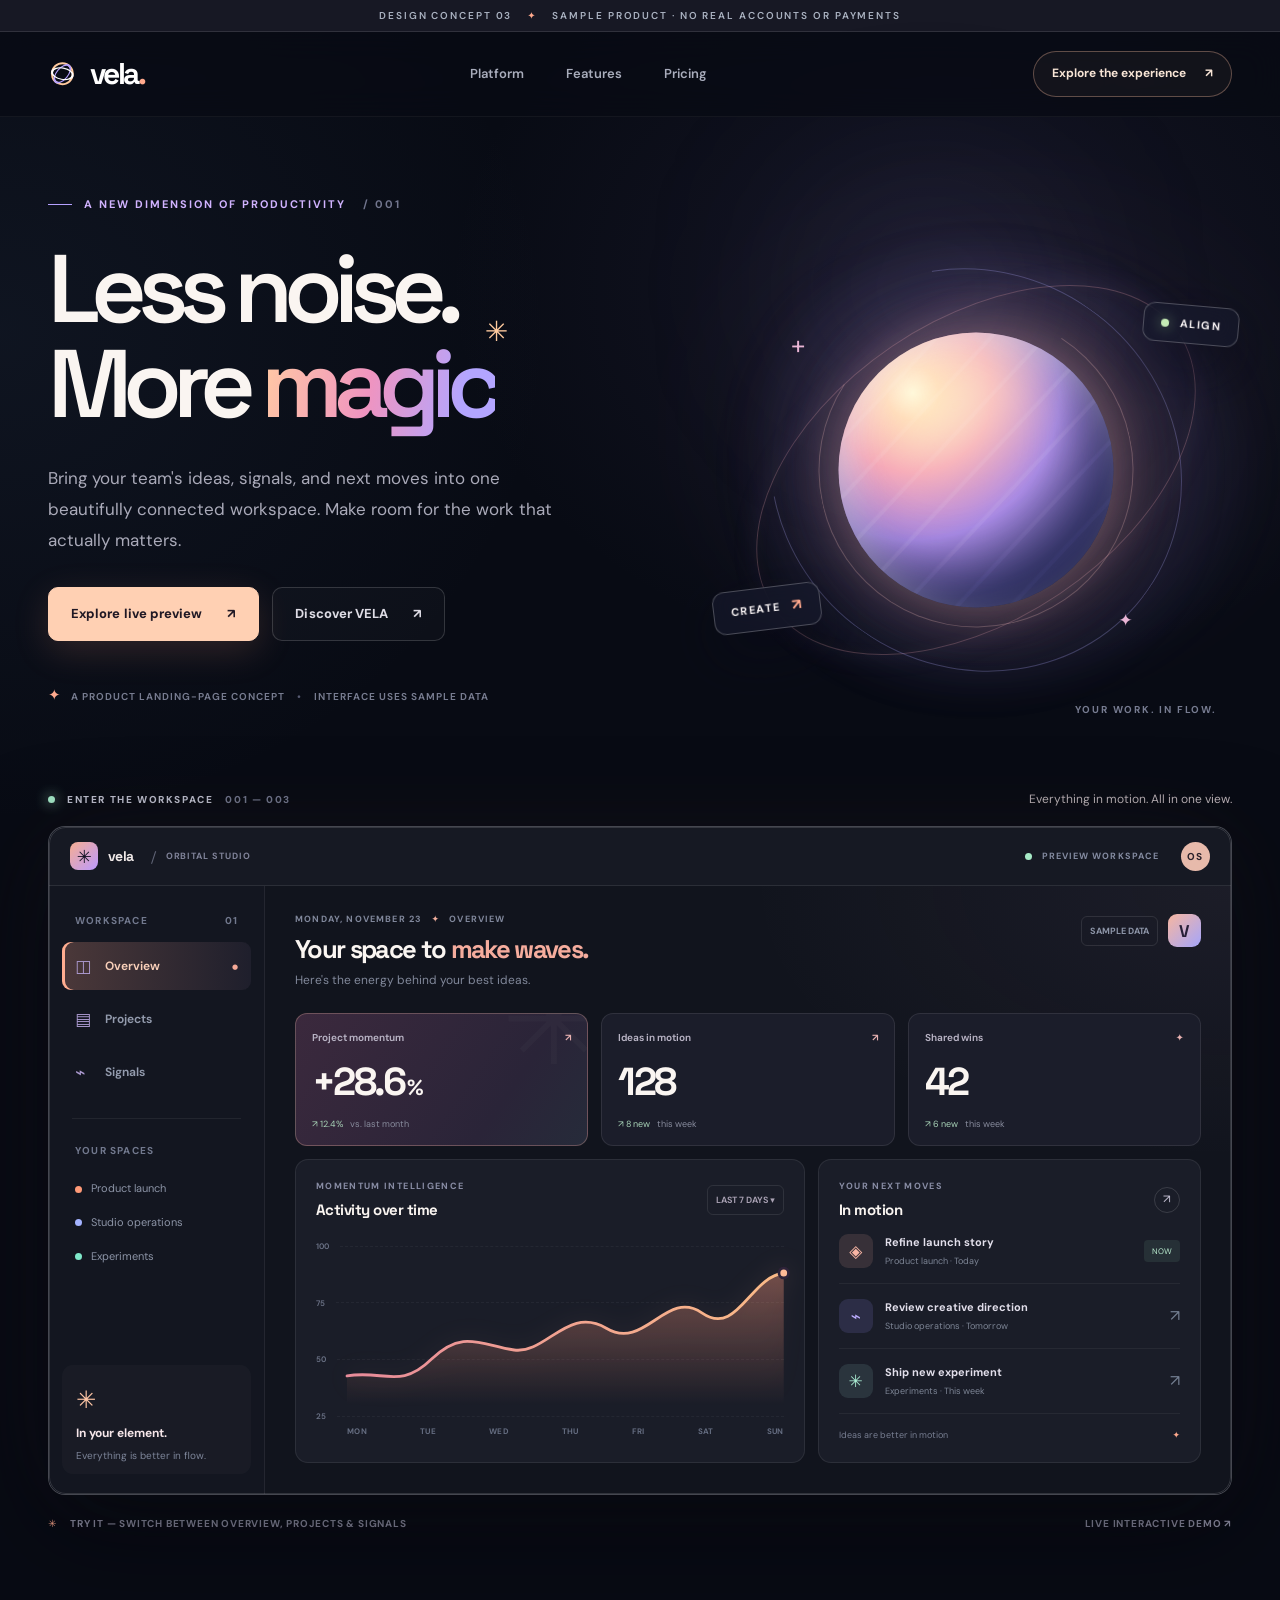
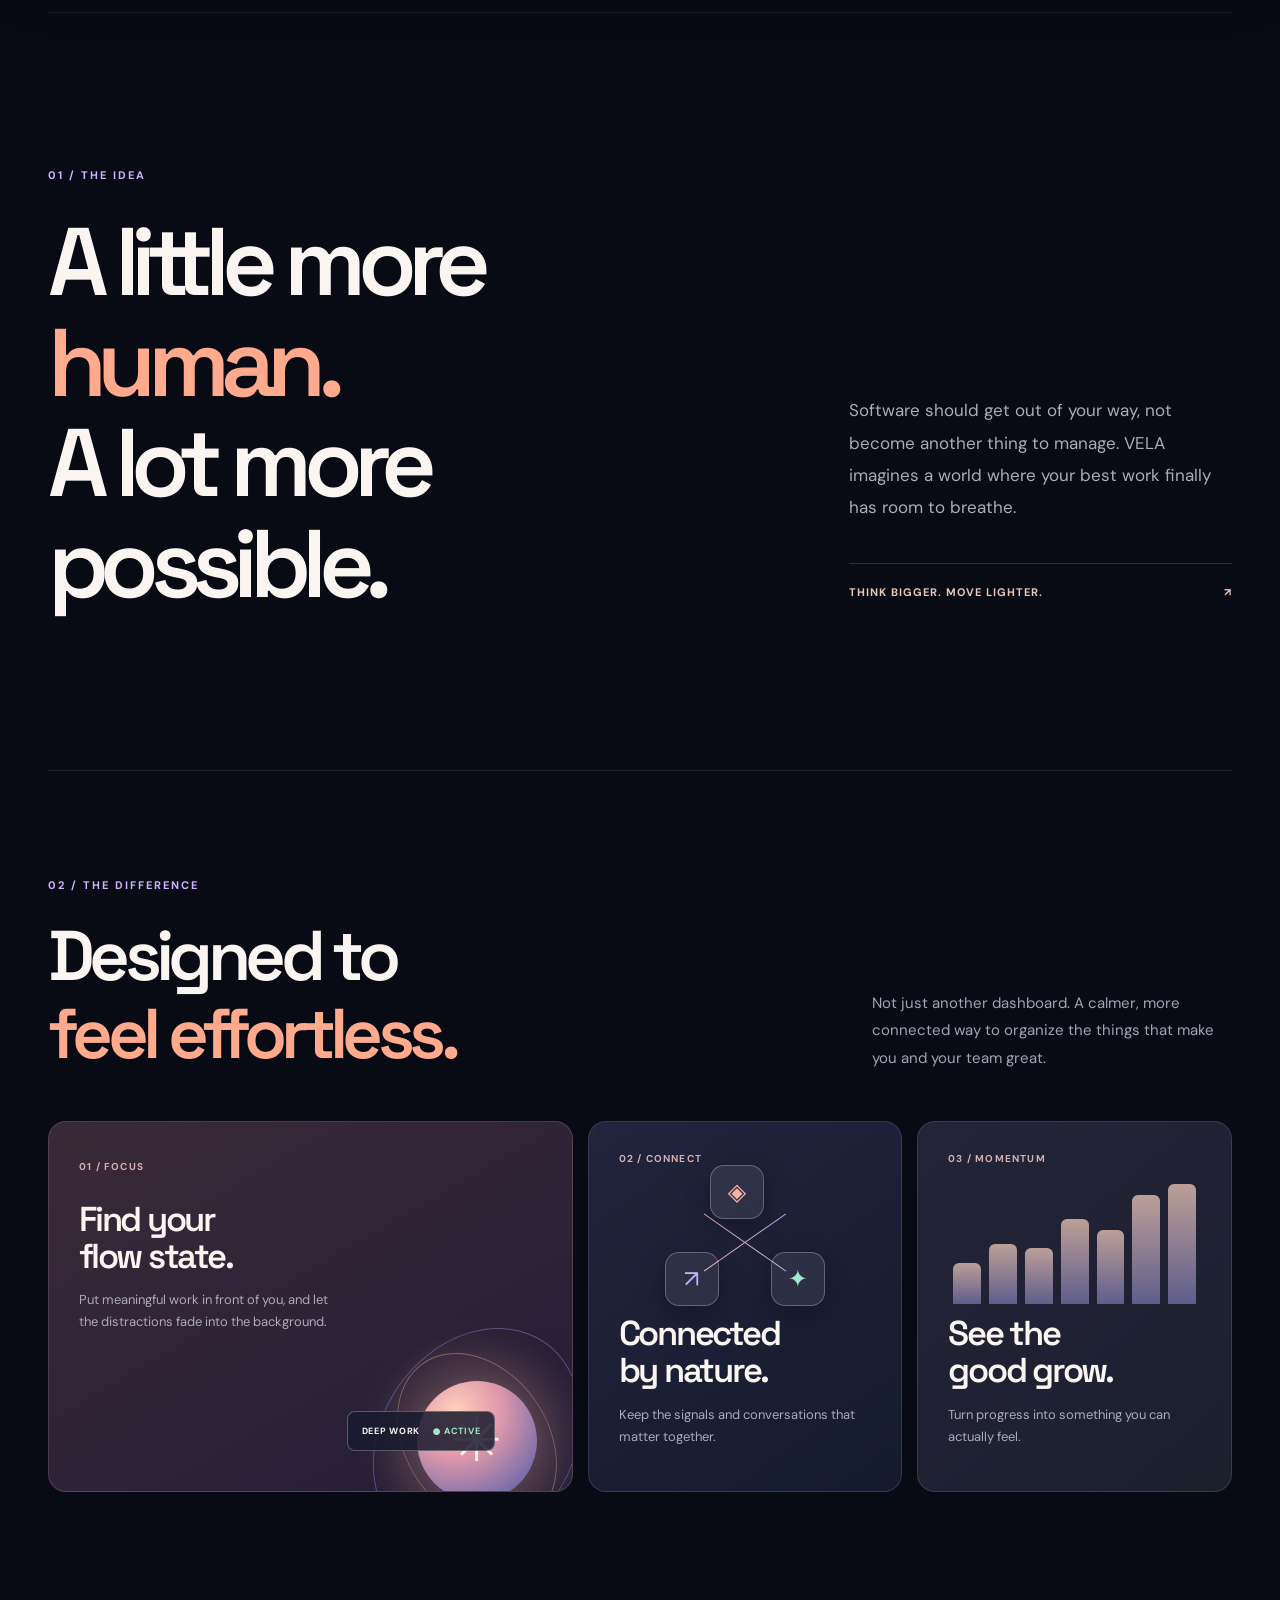
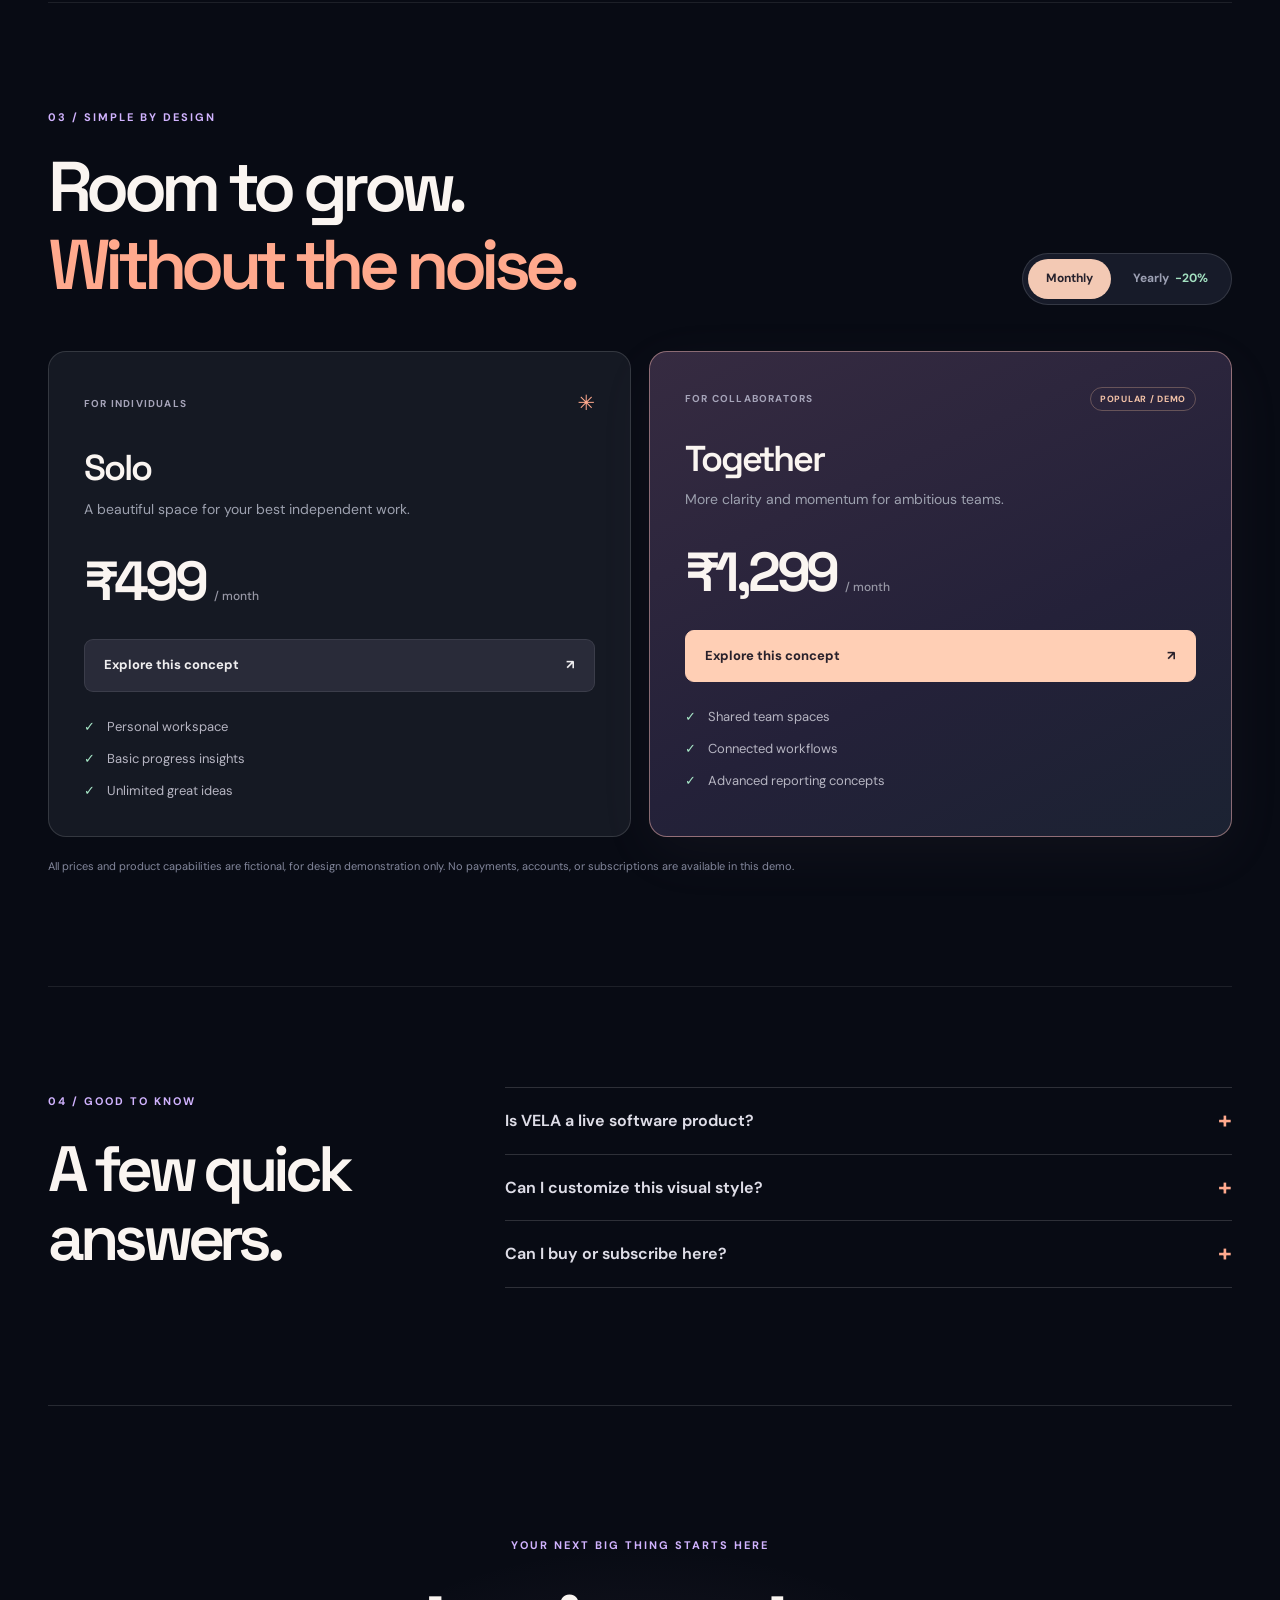
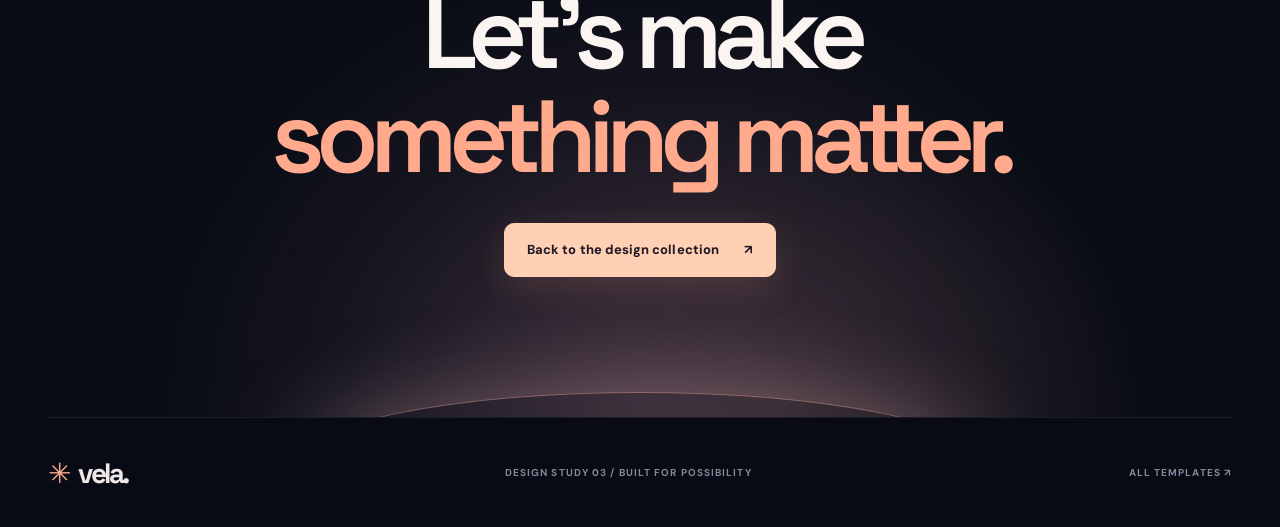
<file: templates/launchpad-saas/index.html>
<!doctype html>
<html lang="en">
<head>
  <meta charset="utf-8">
  <meta name="viewport" content="width=device-width,initial-scale=1">
  <meta name="theme-color" content="#080c16">
  <meta name="description" content="VELA OS — an immersive SaaS landing-page concept with a live interactive workspace preview.">
  <title>VELA — Work in a new dimension · Design concept</title>
  <link rel="stylesheet" href="style.css">
  <script src="app.js" defer></script>
</head>
<body>
  <div class="demo-notice">DESIGN CONCEPT 03 <span class="demo-dot">✦</span> SAMPLE PRODUCT · NO REAL ACCOUNTS OR PAYMENTS</div>
  <header class="site-header">
    <nav class="nav wrap" aria-label="Main navigation">
      <a class="brand" href="#top" aria-label="VELA home">
        <span class="brand-icon" aria-hidden="true"><span></span><span></span><span></span></span>
        <span>vela<span class="brand-period">.</span></span>
      </a>
      <div class="nav-center">
        <a href="#workspace">Platform</a>
        <a href="#features">Features</a>
        <a href="#pricing">Pricing</a>
      </div>
      <a class="nav-action" href="#workspace">Explore the experience <span aria-hidden="true">↗</span></a>
    </nav>
  </header>

  <main id="top">
    <section class="hero wrap" aria-labelledby="hero-title">
      <div class="hero-light hero-light-a" aria-hidden="true"></div>
      <div class="hero-light hero-light-b" aria-hidden="true"></div>
      <div class="hero-layout">
        <div class="hero-content">
          <div class="eyebrow"><span class="eyebrow-line"></span> A NEW DIMENSION OF PRODUCTIVITY <span class="eyebrow-index">/ 001</span></div>
          <h1 id="hero-title">Less noise.<br>More <span class="shine-text">magic<span class="star">✳</span></span></h1>
          <p class="hero-copy">Bring your team's ideas, signals, and next moves into one beautifully connected workspace. Make room for the work that actually matters.</p>
          <div class="hero-actions">
            <a class="button button-primary" href="#workspace">Explore live preview <span aria-hidden="true">↗</span></a>
            <a class="button button-ghost" href="#story">Discover VELA <span aria-hidden="true">↗</span></a>
          </div>
          <div class="hero-footnote"><span class="hero-footnote-mark">✦</span> A product landing-page concept <span class="divider-dot">•</span> Interface uses sample data</div>
        </div>
        <div class="cosmos" aria-hidden="true">
          <div class="cosmos-haze"></div>
          <div class="cosmos-ring cosmos-ring-outer"></div>
          <div class="cosmos-ring cosmos-ring-mid"></div>
          <div class="cosmos-ring cosmos-ring-inner"></div>
          <div class="cosmos-globe"><div class="cosmos-globe-glint"></div></div>
          <div class="orbit-tag orbit-tag-one"><span class="orbit-indicator"></span> ALIGN</div>
          <div class="orbit-tag orbit-tag-two">CREATE <span class="orbit-arrow">↗</span></div>
          <div class="orbit-cross orbit-cross-a">+</div>
          <div class="orbit-cross orbit-cross-b">✦</div>
          <div class="orbit-caption">YOUR WORK. IN FLOW.</div>
        </div>
      </div>
    </section>

    <section class="workspace-section wrap" id="workspace" aria-labelledby="workspace-title">
      <div class="workspace-prelude">
        <div class="prelude-label"><span class="prelude-blink"></span> ENTER THE WORKSPACE <span class="prelude-num">001 — 003</span></div>
        <p>Everything in motion. All in one view.</p>
      </div>
      <div class="product-shell">
        <div class="product-topbar">
          <div class="product-brand"><span class="mini-vela">✳</span> vela <span class="product-brand-slash">/</span> <span class="product-company">ORBITAL STUDIO</span></div>
          <div class="product-topbar-right"><span class="live-dot"></span><span>PREVIEW WORKSPACE</span><div class="avatar">OS</div></div>
        </div>
        <div class="product-layout">
          <aside class="product-sidebar" aria-label="Example workspace navigation">
            <div class="sidebar-heading">WORKSPACE <span>01</span></div>
            <button type="button" class="sidebar-link is-selected" data-scene="overview" aria-pressed="true"><span class="sidebar-icon">◫</span> Overview <span class="sidebar-dot">●</span></button>
            <button type="button" class="sidebar-link" data-scene="projects" aria-pressed="false"><span class="sidebar-icon">▤</span> Projects</button>
            <button type="button" class="sidebar-link" data-scene="signals" aria-pressed="false"><span class="sidebar-icon">⌁</span> Signals</button>
            <div class="sidebar-divider"></div>
            <span class="sidebar-heading">YOUR SPACES</span>
            <div class="sidebar-space"><i style="--space-color:#ff9a77"></i> Product launch</div>
            <div class="sidebar-space"><i style="--space-color:#a4b3ff"></i> Studio operations</div>
            <div class="sidebar-space"><i style="--space-color:#7fe8c9"></i> Experiments</div>
            <div class="sidebar-bottom"><span class="sidebar-spark">✳</span><strong>In your element.</strong><small>Everything is better in flow.</small></div>
          </aside>
          <div class="product-main">
            <div class="dash-welcome">
              <div><p class="dash-overline" id="dash-overline">MONDAY, NOVEMBER 23 <span>✦</span> OVERVIEW</p><h2 id="dash-title">Your space to <em>make waves.</em></h2><p class="dash-subtitle" id="dash-subtitle">Here's the energy behind your best ideas.</p></div>
              <div class="dash-tools"><span class="sample-tag">SAMPLE DATA</span><span class="dash-avatar" aria-hidden="true">V</span></div>
            </div>
            <div class="metric-grid" aria-live="polite">
              <article class="metric-card metric-card-highlight"><div class="metric-top"><span id="metric-1-label">Project momentum</span><span class="mini-icon">↗</span></div><strong id="metric-1-value">+28.6<span>%</span></strong><div class="metric-bottom"><span class="metric-trend">↗ 12.4%</span> <span>vs. last month</span></div><div class="metric-watermark">✳</div></article>
              <article class="metric-card"><div class="metric-top"><span id="metric-2-label">Ideas in motion</span><span class="mini-icon">↗</span></div><strong id="metric-2-value">128</strong><div class="metric-bottom"><span class="metric-trend">↗ 8 new</span> <span>this week</span></div></article>
              <article class="metric-card"><div class="metric-top"><span id="metric-3-label">Shared wins</span><span class="mini-icon">✦</span></div><strong id="metric-3-value">42</strong><div class="metric-bottom"><span class="metric-trend">↗ 6 new</span> <span>this week</span></div></article>
            </div>
            <div class="lower-grid">
              <article class="chart-card">
                <div class="panel-title-line"><div><p class="panel-eyebrow">MOMENTUM INTELLIGENCE</p><h3 id="chart-title">Activity over time</h3></div><span class="range-tag">LAST 7 DAYS ▾</span></div>
                <div class="graph" role="img" aria-label="Illustrative activity trend line chart, shown using sample data">
                  <div class="graph-grid"><span>100</span><span>75</span><span>50</span><span>25</span></div>
                  <svg class="graph-svg" viewBox="0 0 640 210" preserveAspectRatio="none" aria-hidden="true">
                    <defs><linearGradient id="curve-fill" x1="0" y1="0" x2="0" y2="1"><stop offset="0%" stop-color="#fc987d" stop-opacity=".37"/><stop offset="100%" stop-color="#fc987d" stop-opacity="0"/></linearGradient><linearGradient id="curve-stroke" x1="0" y1="0" x2="1" y2="0"><stop offset="0%" stop-color="#e88b9a"/><stop offset="100%" stop-color="#fbbb87"/></linearGradient></defs>
                    <path id="graph-fill" d="M0 167 C54 158 78 187 124 143 S198 124 245 130 S324 66 380 99 S468 42 520 77 S590 26 640 20 L640 210 L0 210 Z" fill="url(#curve-fill)"/>
                    <path id="graph-line" d="M0 167 C54 158 78 187 124 143 S198 124 245 130 S324 66 380 99 S468 42 520 77 S590 26 640 20" fill="none" stroke="url(#curve-stroke)" stroke-width="4" stroke-linecap="round"/>
                    <circle id="graph-marker" cx="640" cy="20" r="7" fill="#ffbb97" stroke="#2e2339" stroke-width="4"/>
                  </svg>
                  <div class="graph-dates"><span>MON</span><span>TUE</span><span>WED</span><span>THU</span><span>FRI</span><span>SAT</span><span>SUN</span></div>
                </div>
              </article>
              <article class="activity-card">
                <div class="panel-title-line"><div><p class="panel-eyebrow">YOUR NEXT MOVES</p><h3>In motion</h3></div><span class="tiny-circle">↗</span></div>
                <div class="activity-row"><span class="activity-symbol apricot">◈</span><div><strong id="activity-1">Refine launch story</strong><small>Product launch · Today</small></div><span class="activity-status">NOW</span></div>
                <div class="activity-row"><span class="activity-symbol blue">⌁</span><div><strong id="activity-2">Review creative direction</strong><small>Studio operations · Tomorrow</small></div><span class="activity-end">↗</span></div>
                <div class="activity-row"><span class="activity-symbol green">✳</span><div><strong id="activity-3">Ship new experiment</strong><small>Experiments · This week</small></div><span class="activity-end">↗</span></div>
                <div class="activity-foot">Ideas are better in motion <span>✦</span></div>
              </article>
            </div>
          </div>
        </div>
      </div>
      <div class="workspace-after"><span><span class="tiny-spark">✳</span> TRY IT — SWITCH BETWEEN OVERVIEW, PROJECTS &amp; SIGNALS</span><span>LIVE INTERACTIVE DEMO <span aria-hidden="true">↗</span></span></div>
    </section>

    <section class="manifesto wrap" id="story">
      <span class="section-kicker">01 / THE IDEA</span>
      <div class="manifesto-split">
        <h2>A little more<br><span>human.</span><br>A lot more possible.</h2>
        <div><p>Software should get out of your way, not become another thing to manage. VELA imagines a world where your best work finally has room to breathe.</p><div class="manifesto-foot">THINK BIGGER. MOVE LIGHTER. <span aria-hidden="true">↗</span></div></div>
      </div>
    </section>

    <section class="features-section wrap" id="features">
      <div class="section-heading"><div><span class="section-kicker">02 / THE DIFFERENCE</span><h2>Designed to<br><em>feel effortless.</em></h2></div><p>Not just another dashboard. A calmer, more connected way to organize the things that make you and your team great.</p></div>
      <div class="feature-bento">
        <article class="bento-card bento-main">
          <div class="bento-copy"><span class="bento-index">01 / FOCUS</span><h3>Find your<br>flow state.</h3><p>Put meaningful work in front of you, and let the distractions fade into the background.</p></div>
          <div class="focus-art" aria-hidden="true"><span class="focus-halo"></span><span class="focus-ring ring-a"></span><span class="focus-ring ring-b"></span><span class="focus-core">✳</span><div class="focus-caption">DEEP WORK <span>● ACTIVE</span></div></div>
        </article>
        <article class="bento-card bento-link">
          <span class="bento-index">02 / CONNECT</span><div class="cluster" aria-hidden="true"><span class="cluster-line line-one"></span><span class="cluster-line line-two"></span><span class="cluster-dot dot-one">◈</span><span class="cluster-dot dot-two">↗</span><span class="cluster-dot dot-three">✦</span></div>
          <h3>Connected<br>by nature.</h3><p>Keep the signals and conversations that matter together.</p>
        </article>
        <article class="bento-card bento-progress">
          <span class="bento-index">03 / MOMENTUM</span><div class="progress-art" aria-hidden="true"><span style="height:34%"></span><span style="height:50%"></span><span style="height:47%"></span><span style="height:71%"></span><span style="height:62%"></span><span style="height:91%"></span><span style="height:100%"></span></div>
          <h3>See the<br>good grow.</h3><p>Turn progress into something you can actually feel.</p>
        </article>
      </div>
    </section>

    <section class="pricing-section wrap" id="pricing">
      <div class="section-heading pricing-heading"><div><span class="section-kicker">03 / SIMPLE BY DESIGN</span><h2>Room to grow.<br><em>Without the noise.</em></h2></div>
      <div class="billing-control" role="group" aria-label="Example billing cycle"><button type="button" class="billing-button is-current" data-billing="monthly" aria-pressed="true">Monthly</button><button type="button" class="billing-button" data-billing="yearly" aria-pressed="false">Yearly <span>−20%</span></button></div></div>
      <div class="plan-grid">
        <article class="plan-card"><div class="plan-top"><span class="plan-tag">FOR INDIVIDUALS</span><span class="plan-symbol">✳</span></div><h3>Solo</h3><p>A beautiful space for your best independent work.</p><div class="price">₹<span data-month="499" data-year="399">499</span><small>/ month</small></div><a class="plan-button" href="../">Explore this concept <span aria-hidden="true">↗</span></a><ul><li>Personal workspace</li><li>Basic progress insights</li><li>Unlimited great ideas</li></ul></article>
        <article class="plan-card plan-card-emphasis"><div class="plan-top"><span class="plan-tag">FOR COLLABORATORS</span><span class="plan-popular">POPULAR / DEMO</span></div><h3>Together</h3><p>More clarity and momentum for ambitious teams.</p><div class="price">₹<span data-month="1299" data-year="1039">1,299</span><small>/ month</small></div><a class="plan-button featured" href="../">Explore this concept <span aria-hidden="true">↗</span></a><ul><li>Shared team spaces</li><li>Connected workflows</li><li>Advanced reporting concepts</li></ul></article>
      </div>
      <p class="pricing-disclaimer">All prices and product capabilities are fictional, for design demonstration only. No payments, accounts, or subscriptions are available in this demo.</p>
    </section>

    <section class="faq-section wrap" id="faq"><div class="faq-heading"><span class="section-kicker">04 / GOOD TO KNOW</span><h2>A few quick<br>answers.</h2></div>
      <div class="faq-list">
        <details><summary>Is VELA a live software product? <span aria-hidden="true">+</span></summary><p>No. VELA is an original, interactive landing-page and dashboard demonstration, using simulated data. It doesn't create user accounts or store your activity.</p></details>
        <details><summary>Can I customize this visual style? <span aria-hidden="true">+</span></summary><p>Yes. This design direction can be adapted to your own brand, product story, screenshots, features and backend requirements.</p></details>
        <details><summary>Can I buy or subscribe here? <span aria-hidden="true">+</span></summary><p>Not yet. This demo does not accept payments or subscriptions. Visit the portfolio template collection to request a custom implementation.</p></details>
      </div>
    </section>

    <section class="final-cta wrap"><div class="final-glow" aria-hidden="true"></div><span class="section-kicker">YOUR NEXT BIG THING STARTS HERE</span><h2>Let's make<br><em>something matter.</em></h2><a class="button button-primary" href="../">Back to the design collection <span aria-hidden="true">↗</span></a><div class="final-horizon" aria-hidden="true"></div></section>
  </main>
  <footer class="footer wrap"><div class="footer-brand"><span>✳</span> vela.</div><span>DESIGN STUDY 03 / BUILT FOR POSSIBILITY</span><a href="../">ALL TEMPLATES ↗</a></footer>
</body>
</html>
</file>
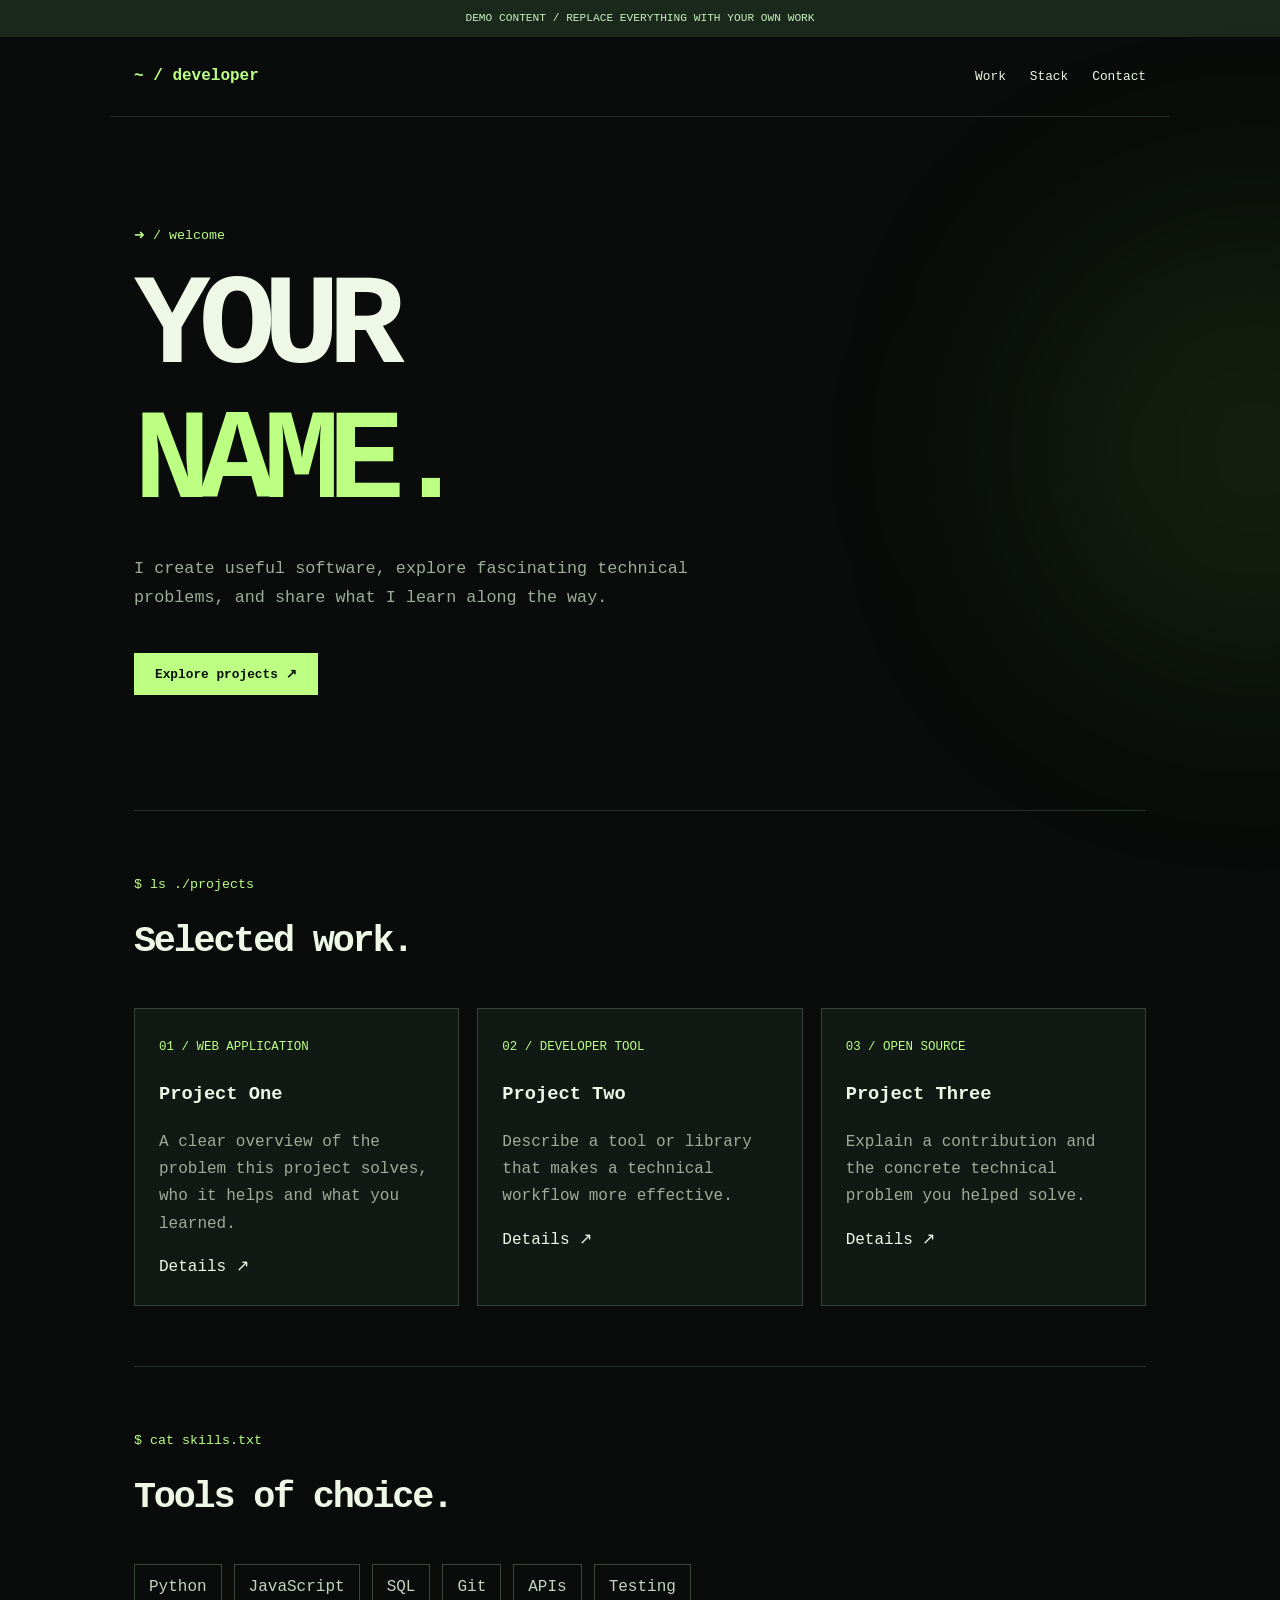
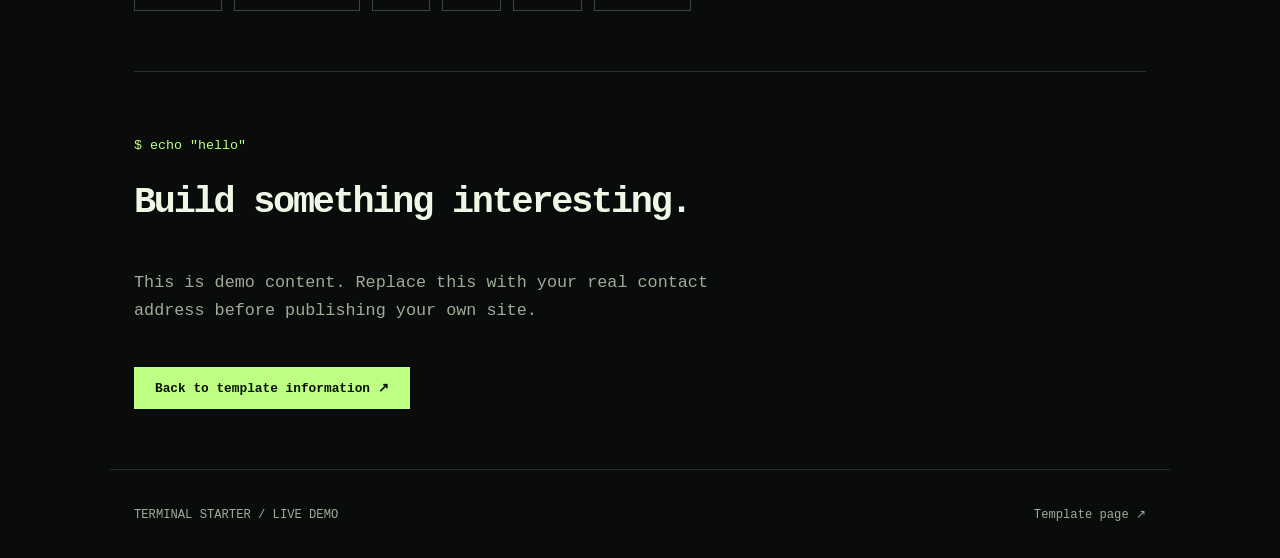
<file: templates/terminal-starter/index.html>
<!doctype html><html lang="en"><head><meta charset="utf-8"><meta name="viewport" content="width=device-width,initial-scale=1">
<meta name="theme-color" content="#0b0d0c"><meta name="description" content="Live demo of Terminal Starter, a minimal developer portfolio concept.">
<title>Terminal Starter — Live Demo</title>
<style>
:root{color-scheme:dark;--bg:#090c0a;--ink:#eff7e6;--muted:#9ead99;--green:#bcff83}*{box-sizing:border-box}body{margin:0;background:var(--bg);color:var(--ink);font:16px/1.7 ui-monospace,SFMono-Regular,Consolas,monospace}a{color:inherit;text-decoration:none}a:hover,a:focus-visible{color:var(--green)}a:focus-visible{outline:2px solid var(--green);outline-offset:5px}nav,main,footer{max-width:1060px;margin:auto;padding:0 24px}nav{height:80px;display:flex;align-items:center;justify-content:space-between;gap:16px;border-bottom:1px solid #243126}nav>a{font-weight:800;color:var(--green)}nav div{display:flex;gap:24px;flex-wrap:wrap}nav div a{font-size:.8rem}.hero{padding:105px 0 115px}small,.prompt{color:var(--green)}h1{font-size:clamp(3.2rem,10vw,8rem);letter-spacing:-.095em;line-height:1.05;margin:12px 0 25px;font-weight:800}h1 span{color:var(--green)}.lead{max-width:590px;color:var(--muted);font-size:1.05rem}button,.button{display:inline-flex;margin-top:24px;padding:12px 20px;border:1px solid var(--green);background:var(--green);color:#081007;cursor:pointer;font:700 .8rem ui-monospace,monospace}.section{padding:60px 0;border-top:1px solid #263329}h2{font-size:clamp(1.6rem,3vw,2.3rem);letter-spacing:-.06em;margin:12px 0 35px}.grid{display:grid;grid-template-columns:repeat(3,minmax(0,1fr));gap:18px}.project{min-height:220px;border:1px solid #36433a;padding:24px;background:#111914}.project p{color:var(--muted)}.project .num{color:var(--green);font-size:.78rem}.chips{display:flex;flex-wrap:wrap;gap:12px}.chips span{padding:9px 14px;border:1px solid #39483b;color:#c6d3c0}footer{border-top:1px solid #243126;color:var(--muted);padding:35px 24px;display:flex;justify-content:space-between;gap:16px;flex-wrap:wrap;font-size:.76rem}.demo-banner{padding:9px 20px;background:#1b291c;text-align:center;font-size:.7rem;color:#c7efbf}body::before{content:"";position:fixed;top:25%;right:-200px;width:450px;height:450px;border-radius:50%;background:#446e2433;filter:blur(100px);pointer-events:none}@media(max-width:690px){.grid{grid-template-columns:1fr}.hero{padding:70px 0 80px}nav{height:auto;padding-block:18px}nav div{gap:12px}.section{padding:45px 0}}@media(prefers-reduced-motion:reduce){*{scroll-behavior:auto!important}}
</style></head><body><div class="demo-banner">DEMO CONTENT / REPLACE EVERYTHING WITH YOUR OWN WORK</div><nav><a href="#home">~ / developer</a><div><a href="#work">Work</a><a href="#stack">Stack</a><a href="#contact">Contact</a></div></nav>
<main><section class="hero" id="home"><small>➜ / welcome</small><h1>YOUR<br><span>NAME.</span></h1><p class="lead">I create useful software, explore fascinating technical problems, and share what I learn along the way.</p><a class="button" href="#work">Explore projects ↗</a></section>
<section class="section" id="work"><small class="prompt">$ ls ./projects</small><h2>Selected work.</h2><div class="grid">
<article class="project"><span class="num">01 / WEB APPLICATION</span><h3>Project One</h3><p>A clear overview of the problem this project solves, who it helps and what you learned.</p><a href="#contact">Details ↗</a></article>
<article class="project"><span class="num">02 / DEVELOPER TOOL</span><h3>Project Two</h3><p>Describe a tool or library that makes a technical workflow more effective.</p><a href="#contact">Details ↗</a></article>
<article class="project"><span class="num">03 / OPEN SOURCE</span><h3>Project Three</h3><p>Explain a contribution and the concrete technical problem you helped solve.</p><a href="#contact">Details ↗</a></article>
</div></section>
<section class="section" id="stack"><small class="prompt">$ cat skills.txt</small><h2>Tools of choice.</h2><div class="chips"><span>Python</span><span>JavaScript</span><span>SQL</span><span>Git</span><span>APIs</span><span>Testing</span></div></section>
<section class="section" id="contact"><small class="prompt">$ echo "hello"</small><h2>Build something interesting.</h2><p class="lead">This is demo content. Replace this with your real contact address before publishing your own site.</p><a href="../" class="button">Back to template information ↗</a></section></main>
<footer><span>TERMINAL STARTER / LIVE DEMO</span><a href="../">Template page ↗</a></footer></body></html>
</file>
<file: business.css>
:root{color-scheme:dark;--ink:#0b0d0c;--panel:#151815;--text:#f1f3ec;--muted:#a7aca4;--line:#353a34;--acid:#c9f47b}
*{box-sizing:border-box}html{scroll-behavior:smooth}body{margin:0;background:var(--ink);color:var(--text);font:16px/1.65 system-ui,-apple-system,"Segoe UI",sans-serif}a{color:inherit;text-decoration:none}button,input,select,textarea{font:inherit}button,a,input,select,textarea{outline-offset:4px}:focus-visible{outline:2px solid var(--acid)}.mono,.eyebrow,.tag,.kicker,.btn,.foot{font:600 .73rem/1.4 ui-monospace,Menlo,monospace;letter-spacing:.1em;text-transform:uppercase}header{position:sticky;top:0;z-index:20;border-bottom:1px solid var(--line);background:rgba(11,13,12,.94);backdrop-filter:blur(20px)}.nav{max-width:1140px;padding:18px 26px;margin:auto;display:flex;justify-content:space-between;align-items:center;gap:16px}.logo{font-size:1.3rem;font-weight:800;letter-spacing:-.07em}.nav-links{display:flex;gap:24px;align-items:center;flex-wrap:wrap}.nav-links a{font-size:.85rem;color:#c3c7bf}.nav-links a:hover{color:var(--acid)}.nav-links .nav-cta{color:var(--acid)}main,.foot{max-width:1140px;margin:0 auto;padding:0 26px}.hero{padding:105px 0 70px;max-width:940px}.eyebrow,.kicker{color:var(--acid)}h1,h2,h3,p{margin-top:0}h1{font-size:clamp(3.1rem,7vw,7.6rem);line-height:1.06;letter-spacing:-.075em;margin:18px 0 25px}h1 em{font-style:normal;color:var(--acid)}h2{font-size:clamp(1.8rem,3.5vw,3.3rem);letter-spacing:-.055em;line-height:1.14}h3{font-size:1.28rem;letter-spacing:-.035em}.lead{max-width:650px;color:#b7bcb2;font-size:1.08rem}.actions{display:flex;flex-wrap:wrap;gap:12px;margin-top:30px}.btn{border:1px solid var(--line);background:transparent;color:var(--text);min-height:45px;padding:13px 18px;display:inline-flex;justify-content:center;align-items:center;gap:9px;cursor:pointer;transition:background .2s,border-color .2s}.btn:hover{border-color:var(--acid)}.btn.primary{background:var(--acid);border-color:var(--acid);color:#10160b}.btn.primary:hover{background:#d7ff96}.section{padding:70px 0;border-top:1px solid var(--line)}.section-head{margin-bottom:30px}.section-head p{color:var(--muted);max-width:700px}.cards{display:grid;grid-template-columns:repeat(3,minmax(0,1fr));gap:16px}.card{border:1px solid var(--line);background:linear-gradient(140deg,#1b2118,#101210 70%);padding:27px;display:flex;flex-direction:column;min-height:295px}.card .price{font-size:1.9rem;font-weight:750;letter-spacing:-.06em;margin-top:auto;padding-top:18px}.card .price small{color:var(--muted);font-size:.75rem;letter-spacing:0;font-weight:400}.card p{color:var(--muted)}.tag{color:var(--acid);margin-bottom:22px}.split{display:grid;grid-template-columns:1fr 1.15fr;gap:62px;align-items:start}.proof{display:grid;gap:14px}.proof-item{padding:22px;border-left:2px solid var(--acid);background:var(--panel)}.proof-item p{color:var(--muted);margin:5px 0}.form-shell{padding:32px;border:1px solid var(--line);background:var(--panel)}.grid2{display:grid;grid-template-columns:1fr 1fr;gap:15px}.field{display:grid;gap:7px;margin-bottom:16px}.field label{font-size:.77rem;color:#d5d9cf}.field input,.field select,.field textarea{width:100%;background:#0c0f0c;border:1px solid #41493f;border-radius:0;color:#f4f5ef;padding:12px;min-height:48px}.field textarea{resize:vertical;min-height:135px}.field input::placeholder,.field textarea::placeholder{color:#899085}.consent{font-size:.79rem;color:var(--muted);display:flex;gap:10px;margin:15px 0}.consent input{width:17px;height:17px;accent-color:var(--acid);flex:none}.hint,.notice,.status{color:var(--muted);font-size:.83rem}.notice{border-left:2px solid var(--acid);padding:13px 18px;background:#1b2218}.status{margin-top:12px;min-height:22px}.status.error{color:#ffa8a8}.status.success{color:#bdf3b9}.security{min-height:65px;margin:15px 0}.foot{padding:40px 26px 55px;border-top:1px solid var(--line);color:var(--muted);display:flex;justify-content:space-between;gap:18px;flex-wrap:wrap}.demo-frame{padding:35px;border:1px solid var(--line);background:radial-gradient(circle at 80% 20%,#24311d,transparent 45%),#0f110e;min-height:350px}.demo-terminal{border:1px solid #465740;background:#09100b;box-shadow:0 20px 65px #0008;padding:25px;max-width:690px;margin:auto}.demo-terminal .dots{color:#88988a;font-size:.85rem;border-bottom:1px solid #28382a;padding-bottom:13px}.demo-terminal code{display:block;font:1rem/1.9 ui-monospace,monospace;color:var(--acid);white-space:normal}.demo-terminal strong{color:white;font-size:clamp(1.5rem,4vw,2.8rem);letter-spacing:-.06em}.meta-grid{display:flex;gap:25px;flex-wrap:wrap;color:var(--muted);font-size:.85rem}.pill{border:1px solid #465740;padding:6px 10px;color:var(--acid);font-size:.75rem}.steps{display:grid;grid-template-columns:repeat(3,1fr);gap:18px}.step{border-top:1px solid var(--line);padding-top:18px}.step b{color:var(--acid)}@media(max-width:800px){.cards,.steps{grid-template-columns:1fr}.split{grid-template-columns:1fr;gap:25px}.hero{padding-top:75px}.card{min-height:0}.nav-links{gap:13px}}@media(max-width:510px){.nav{padding:14px}.nav-links a:nth-child(2){display:none}main{padding:0 18px}.grid2{grid-template-columns:1fr;gap:0}.form-shell{padding:20px}.hero{padding:65px 0 50px}.section{padding:49px 0}.foot{padding:30px 18px}.nav-links{gap:10px}.nav-links a{font-size:.73rem}}
</file>
<file: site-continuity.css>
/* Shared visual continuity for /hire/ and /templates/.
   Matches the main portfolio: near-black canvas, 64px architectural grid,
   inset page frame, DM Mono/Manrope typography, muted chrome and orbital form.
   This is a lightweight CSS interpretation, not a second WebGL world. */
@import url('https://fonts.googleapis.com/css2?family=DM+Mono:wght@400;500&family=Manrope:wght@400;500;600;700;800&display=swap');

:root {
  --ink: #090909;
  --panel: rgba(14, 15, 17, .78);
  --text: #ededed;
  --muted: #a3a3a3;
  --line: rgba(255, 255, 255, .14);
  --acid: #ededed;
  --satellite-white: #ededed;
  --satellite-border: rgba(255,255,255,.18);
  --satellite-mono: "DM Mono", ui-monospace, Menlo, monospace;
  --satellite-sans: "Manrope", system-ui, -apple-system, sans-serif;
}
html { scroll-padding-top: 92px; }
body.portfolio-satellite {
  position: relative;
  min-height: 100vh;
  overflow-x: clip;
  background: #090909;
  color: var(--satellite-white);
  font-family: var(--satellite-sans);
  isolation: isolate;
}
body.portfolio-satellite::before {
  content: "";
  position: fixed;
  inset: 0;
  z-index: -2;
  pointer-events: none;
  background-image:
    linear-gradient(to right, rgba(255,255,255,.018) 1px, transparent 1px),
    linear-gradient(to bottom, rgba(255,255,255,.018) 1px, transparent 1px);
  background-size: 64px 64px;
}
body.portfolio-satellite::after {
  content: "";
  position: fixed;
  inset: 0;
  z-index: -1;
  pointer-events: none;
  background:
    radial-gradient(ellipse 42% 29% at 83% 15%, rgba(125,142,166,.085),transparent 80%),
    radial-gradient(ellipse 48% 33% at 14% 75%, rgba(126,133,147,.045),transparent 89%);
}
.portfolio-satellite .satellite-frame {
  position: fixed;
  inset: 9px;
  z-index: 60;
  border: 1px solid rgba(255,255,255,.19);
  pointer-events: none;
}
.portfolio-satellite header,
.portfolio-satellite main,
.portfolio-satellite footer {
  position: relative;
  z-index: 2;
}
.portfolio-satellite > header {
  top: 9px;
  margin-inline: 9px;
  border-bottom: 1px solid rgba(255,255,255,.09);
  background: rgba(9,9,9,.75);
  -webkit-backdrop-filter: blur(15px);
  backdrop-filter: blur(15px);
}
.portfolio-satellite .nav {
  max-width: 1240px;
  padding-inline: clamp(22px, 3.7vw, 55px);
  min-height: 78px;
}
.portfolio-satellite .logo {
  font-family: var(--satellite-sans);
  font-size: 1.5rem;
  letter-spacing: -.065em;
}
.portfolio-satellite .nav-links a {
  font-family: var(--satellite-sans);
  font-weight: 500;
  font-size: .85rem;
  color: #c9c9c9;
  transition: color .2s ease;
}
.portfolio-satellite .nav-links a:hover,
.portfolio-satellite .nav-links a:focus-visible {
  color: #fff;
}
.portfolio-satellite .nav-links .nav-cta {
  display: inline-flex;
  border: 1px solid rgba(255,255,255,.25);
  padding: 10px 14px;
  font: 500 .7rem var(--satellite-mono);
  letter-spacing: .085em;
  color: #f0f0f0;
  text-transform: uppercase;
  min-height: 40px;
  align-items: center;
}
.portfolio-satellite main,
.portfolio-satellite .foot { max-width: 1240px; }
.portfolio-satellite main { padding-inline: clamp(28px, 4vw, 60px); }
.portfolio-satellite .hero {
  isolation: isolate;
  position: relative;
  max-width: none;
  min-height: 610px;
  padding-top: clamp(96px, 10vw, 155px);
  padding-bottom: clamp(95px, 11vw, 165px);
}
.portfolio-satellite .hero > :not(.satellite-orbit) {
  position: relative;
  z-index: 2;
}
.portfolio-satellite .hero h1 {
  font-weight: 800;
  font-family: var(--satellite-sans);
  letter-spacing: -.083em;
  max-width: 920px;
  line-height: 1.07;
}
.portfolio-satellite .hero h1 em,
.portfolio-satellite .store-hero h1 em {
  font-style: normal;
  color: #a7a7a7;
}
.portfolio-satellite .kicker,
.portfolio-satellite .eyebrow,
.portfolio-satellite .tag,
.portfolio-satellite .mono,
.portfolio-satellite .store-eyebrow {
  font-family: var(--satellite-mono);
  color: #b5b5b5;
}
.portfolio-satellite .kicker,
.portfolio-satellite .eyebrow {
  font-size: .69rem;
  letter-spacing: .1em;
}
.portfolio-satellite .lead {
  color: #a3a3a3;
  line-height: 1.8;
}
.portfolio-satellite .hero .lead {
  max-width: 590px;
}
.portfolio-satellite .section {
  border-top: 1px solid var(--satellite-border);
  background: transparent;
}
.portfolio-satellite .section h2 {
  font-weight: 750;
  letter-spacing: -.065em;
  line-height: 1.15;
}
.portfolio-satellite .section-head p,
.portfolio-satellite .card p,
.portfolio-satellite .hint,
.portfolio-satellite .inbox-help {
  color: #a3a3a3;
}
.portfolio-satellite .btn {
  border: 1px solid rgba(255,255,255,.25);
  background: rgba(17,18,20,.46);
  color: #eaeaea;
  -webkit-backdrop-filter: blur(6px);
  backdrop-filter: blur(6px);
  font-family: var(--satellite-mono);
  font-size: .72rem;
  font-weight: 500;
  transition: background .2s ease,border-color .2s ease,transform .2s ease;
}
.portfolio-satellite .btn:hover {
  border-color: rgba(255,255,255,.72);
  background: rgba(255,255,255,.08);
  transform: translateY(-1px);
}
.portfolio-satellite .btn.primary {
  border-color: #ededed;
  background: #ededed;
  color: #101010;
  box-shadow: none;
}
.portfolio-satellite .btn.primary:hover {
  background: #fff;
  border-color: #fff;
}
.portfolio-satellite .card {
  border-color: rgba(255,255,255,.18);
  background: linear-gradient(145deg,rgba(24,25,28,.66),rgba(9,10,12,.66));
  -webkit-backdrop-filter: blur(9px);
  backdrop-filter: blur(9px);
}
.portfolio-satellite .card .tag { color: #bdbdbd; }
.portfolio-satellite .card .price { color: #ededed; }
.portfolio-satellite .form-shell {
  border: 1px solid rgba(255,255,255,.22);
  background: rgba(15,16,18,.89);
  -webkit-backdrop-filter: blur(14px);
  backdrop-filter: blur(14px);
}
.portfolio-satellite .field input,
.portfolio-satellite .field select,
.portfolio-satellite .field textarea {
  color: #ededed;
  background: #0e1012;
  border-color: rgba(255,255,255,.26);
  font-family: var(--satellite-sans);
}
.portfolio-satellite .field input:focus,
.portfolio-satellite .field select:focus,
.portfolio-satellite .field textarea:focus {
  border-color: #fff;
}
.portfolio-satellite .field input::placeholder,
.portfolio-satellite .field textarea::placeholder { color: #888c93; }
.portfolio-satellite .consent input { accent-color: #ededed; }
.portfolio-satellite .notice {
  background: rgba(22,23,27,.75);
  border-left-color: rgba(255,255,255,.72);
}
.portfolio-satellite .proof-item {
  background: rgba(18,19,22,.75);
  border-left-color: #b5b5b5;
}
.portfolio-satellite .proof-item:hover {
  background: rgba(28,30,34,.78);
}
.portfolio-satellite .foot {
  border-top: 1px solid rgba(255,255,255,.16);
  font-family: var(--satellite-mono);
  margin-bottom: 16px;
  color: #949494;
}
.portfolio-satellite :focus-visible { outline: 2px solid #eee; outline-offset: 4px; }

/* Shared orbital identity echoing the original S.P. scene without a second canvas. */
.portfolio-satellite .satellite-orbit {
  position: absolute;
  z-index: 0;
  top: clamp(25px, 4vw, 65px);
  right: clamp(-30px, .5vw, 15px);
  width: clamp(275px, 34vw, 465px);
  aspect-ratio: 1;
  display: grid;
  place-items: center;
  pointer-events: none;
  opacity: .63;
  filter: drop-shadow(0 0 30px rgba(210,220,240,.07));
  transform: rotate(-10deg);
}
.portfolio-satellite .satellite-orbit::before {
  content: "";
  position: absolute;
  width: 96%;
  height: 96%;
  border-radius: 50%;
  background: radial-gradient(circle, rgba(200,207,220,.09) 0, rgba(132,142,163,.045) 33%,transparent 69%);
  filter: blur(5px);
}
.portfolio-satellite .satellite-orbit-ring {
  position: absolute;
  border-radius: 50%;
  border: 1px solid rgba(233,237,244,.40);
}
.portfolio-satellite .satellite-orbit-ring-one {
  width: 89%;
  height: 39%;
  transform: rotate(-33deg);
  animation: satellite-orbit-a 21s linear infinite;
  border-top-color: rgba(255,255,255,.66);
  border-bottom-color: rgba(215,225,239,.15);
}
.portfolio-satellite .satellite-orbit-ring-two {
  width: 69%;
  height: 63%;
  border-color: rgba(220,225,235,.23);
  border-right-color: rgba(255,255,255,.63);
  transform: rotate(55deg);
  animation: satellite-orbit-b 27s linear infinite;
}
.portfolio-satellite .satellite-orbit-ring-three {
  width: 54%;
  height: 54%;
  border-color: rgba(255,255,255,.29);
  box-shadow: 0 0 40px rgba(250,250,255,.07);
}
.portfolio-satellite .satellite-orbit-core {
  width: 30%;
  aspect-ratio: 1;
  border: 1px solid rgba(240,240,245,.5);
  border-radius: 50%;
  background: radial-gradient(circle at 37% 29%,rgba(230,235,243,.24),rgba(40,43,53,.26) 50%,rgba(10,11,14,.5) 85%);
  display: grid;
  place-items: center;
  box-shadow: 0 0 55px rgba(202,213,240,.11),inset 0 0 30px rgba(255,255,255,.07);
}
.portfolio-satellite .satellite-orbit-core span {
  color: rgba(245,247,251,.7);
  font: 700 .95rem var(--satellite-mono);
  letter-spacing: -.02em;
}
.portfolio-satellite .satellite-orbit-glint {
  position: absolute;
  width: 8px;height: 8px;
  background: #f2f2f2;
  box-shadow: 0 0 17px rgba(255,255,255,.5);
  border-radius: 50%;
  top: 16%;right: 20%;
}
.portfolio-satellite .satellite-world-note {
  position: fixed;
  left: max(28px, 4vw);
  bottom: 19px;
  z-index: 5;
  pointer-events: none;
  display: flex;
  gap: 12px;
  align-items: center;
  font: 400 9px var(--satellite-mono);
  letter-spacing: .12em;
  color: rgba(205,212,220,.55);
}
.portfolio-satellite .satellite-world-note::after {
  content: "";
  width: 36px;height: 1px;
  background: rgba(225,231,241,.25);
}
@keyframes satellite-orbit-a {
  from { transform: rotate(-33deg); }
  to { transform: rotate(327deg); }
}
@keyframes satellite-orbit-b {
  from { transform: rotate(55deg); }
  to { transform: rotate(-305deg); }
}

/* Collection cards keep their own unique artwork, while navigation and the
   surrounding page remain coherent with the parent portfolio. */
.portfolio-satellite .archive-meta {
  border-top-color: rgba(255,255,255,.17);
}
.portfolio-satellite .archive-meta strong { color: #ededed; }
.portfolio-satellite .archive-meta span,
.portfolio-satellite .store-eyebrow>span:last-child { color: #9c9c9c; }
.portfolio-satellite .design-card { border-color: rgba(255,255,255,.20); }
.portfolio-satellite .design-card .design-details {
  background: rgba(15,16,19,.88);
}
.portfolio-satellite .design-card .design-kicker { color: #b2b2b2; }
.portfolio-satellite .design-card .design-attributes span {
  color: #9ea3ab;
  border-color: rgba(255,255,255,.17);
}
.portfolio-satellite .design-card.saas .design-details {
  background: radial-gradient(ellipse at 90% 5%,rgba(199,169,185,.08),transparent 55%),rgba(18,17,22,.92);
}
.portfolio-satellite .design-card.saas .design-kicker {
  color: #e4c1b8;
}
.portfolio-satellite .design-card.editorial .design-kicker {
  color: #d8c7b0;
}
.portfolio-satellite .design-actions .btn.primary { background:#ededed;border-color:#ededed;color:#101010; }
.portfolio-satellite .design-actions .btn.primary:hover { background:#fff;border-color:#fff; }
.portfolio-satellite .store-disclaimer {
  background: rgba(17,18,21,.88);
  border-color: rgba(255,255,255,.21);
}
.portfolio-satellite .store-disclaimer .kicker { color: #c9c9c9; }

/* Do not obstruct text or input controls on small screens. */
@media (max-width: 920px) {
  .portfolio-satellite .hero { min-height: 0; padding-top: 94px;padding-bottom: 80px; }
  .portfolio-satellite .satellite-orbit {
    top: 8px;
    right: -60px;
    width: 310px;
    opacity: .23;
  }
  .portfolio-satellite .nav { padding-inline: 24px; }
}
@media (max-width: 580px) {
  html { scroll-padding-top: 76px; }
  .portfolio-satellite .satellite-frame { inset: 6px; }
  .portfolio-satellite > header { top: 6px; margin-inline: 6px; }
  .portfolio-satellite .nav { min-height: 68px; padding-inline: 12px; }
  .portfolio-satellite .nav-links { gap: 10px; }
  .portfolio-satellite .nav-links a { font-size: .72rem; }
  .portfolio-satellite .nav-links .nav-cta { font-size: .6rem; padding: 8px; min-height: 38px; }
  .portfolio-satellite main { padding-inline: 24px; }
  .portfolio-satellite .hero { padding-top: 76px;padding-bottom: 64px; }
  .portfolio-satellite .hero h1 { font-size: clamp(3rem, 12vw, 5rem); }
  .portfolio-satellite .satellite-orbit { width: 230px;top: 0;right: -75px;opacity: .16; }
  .portfolio-satellite .satellite-world-note { display: none; }
  .portfolio-satellite .foot { padding-inline: 24px; margin-bottom: 12px; }
  .portfolio-satellite .store-hero h1 { font-size: clamp(3.15rem, 12vw, 5.4rem); }
}
@media (prefers-reduced-motion: reduce) {
  .portfolio-satellite .satellite-orbit-ring { animation: none !important; }
  .portfolio-satellite .btn { transition: none !important; transform: none !important; }
}

/* Legal and private utility pages use the shared canvas without a giant hero. */
.portfolio-satellite.satellite-utility .hero {
  min-height: 0;
  padding-top: clamp(75px, 8vw, 120px);
  padding-bottom: clamp(48px, 5vw, 72px);
}
.portfolio-satellite.satellite-utility main > .section { max-width: none; }
@media (max-width: 580px) {
  .portfolio-satellite .nav-links .nav-optional { display: none; }
  .portfolio-satellite .nav-links { gap: 9px; }
  .portfolio-satellite .nav-links .nav-cta { letter-spacing: .02em; }
  .portfolio-satellite.satellite-utility .hero { padding-top: 60px; padding-bottom: 48px; }
}
</file>
<file: templates/launchpad-saas/style.css>
@import url('https://fonts.googleapis.com/css2?family=DM+Sans:wght@400;500;600;700;800&family=Space+Grotesk:wght@400;500;600;700&display=swap');
:root{color-scheme:dark;--bg:#080b14;--background-2:#0d101b;--panel:#141722;--white:#faf5f1;--muted:#a4a5b6;--hairline:rgba(255,255,255,.105);--coral:#ffa98d;--peach:#ffca9e;--iris:#b5a1ff;--mint:#a2e6c6;--ui:'DM Sans',Inter,system-ui,-apple-system,sans-serif;--display:'Space Grotesk','DM Sans',system-ui,sans-serif}
*,*:before,*:after{box-sizing:border-box}
html{scroll-behavior:smooth;scroll-padding-top:90px}
body{margin:0;min-width:320px;background:var(--bg);color:var(--white);font:400 16px/1.6 var(--ui);overflow-x:clip;-webkit-font-smoothing:antialiased}
body::before{content:"";position:absolute;top:0;left:0;right:0;height:950px;background:radial-gradient(ellipse 42% 43% at 75% 30%,rgba(96,80,135,.15),transparent 95%),radial-gradient(ellipse 50% 60% at 0 35%,rgba(72,98,135,.11),transparent 86%);pointer-events:none;z-index:-1}
a{color:inherit;text-decoration:none}button{font:inherit;cursor:pointer}button:disabled{cursor:not-allowed}
a:hover,button:hover{transition:color .2s ease,border-color .2s ease,background .2s ease,transform .2s ease}
a:focus-visible,button:focus-visible,summary:focus-visible{outline:2px solid var(--coral);outline-offset:5px}
h1,h2,h3,p{margin-top:0}h1,h2,h3{font-family:var(--display)}.wrap{width:min(100% - 96px,1260px);margin-inline:auto}
.demo-notice{background:#171824;border-bottom:1px solid #ffffff1c;text-align:center;color:#aab2c1;font:600 10px/1.3 var(--ui);letter-spacing:.19em;padding:9px 12px}
.demo-dot{color:var(--coral);margin-inline:11px}
.site-header{position:relative;z-index:30;border-bottom:1px solid #ffffff0c;background:rgba(8,11,20,.76);backdrop-filter:blur(16px)}
.nav{height:84px;display:flex;align-items:center;justify-content:space-between;gap:25px}
.brand{display:inline-flex;align-items:center;gap:12px;color:#fff;font:700 30px/1 var(--display);letter-spacing:-.085em;white-space:nowrap}
.brand-period{color:var(--coral)}.brand-icon{display:block;width:30px;height:30px;position:relative;transform:rotate(-20deg)}
.brand-icon span{position:absolute;width:23px;height:23px;border:2.4px solid var(--peach);border-radius:50%;top:3px;left:3px;transform-origin:center}
.brand-icon span:nth-child(2){transform:rotate(60deg) scaleX(.54);border-color:var(--iris)}
.brand-icon span:nth-child(3){transform:rotate(-60deg) scaleX(.54);border-color:#fff}
.nav-center{display:flex;align-items:center;gap:42px}
.nav-center a{font-size:13px;color:#a9adbc;font-weight:600}.nav-center a:hover,.footer a:hover{color:var(--coral)}
.nav-action{font-size:12px;font-weight:700;color:#f8e5d6;white-space:nowrap;border:1px solid #f4b89a59;border-radius:100px;padding:12px 18px;background:#fbc09e0b}
.nav-action span{margin-left:16px}.nav-action:hover{background:#ffa98d22;border-color:var(--coral);transform:translateY(-1px)}
.hero{position:relative;padding-top:80px;padding-bottom:40px;isolation:isolate;min-height:590px}
.hero-layout{display:grid;grid-template-columns:1.07fr .93fr;align-items:center;position:relative;gap:15px;min-height:490px}
.hero-content{position:relative;z-index:3;padding-bottom:35px}
.eyebrow,.section-kicker{font:700 11px/1.4 var(--ui);letter-spacing:.18em;color:#d1b3ff}
.eyebrow{display:flex;align-items:center;gap:12px;white-space:nowrap}
.eyebrow-line{width:24px;height:1px;background:var(--iris)}.eyebrow-index{color:#72768e;margin-left:5px}
.hero h1{font-size:clamp(65px,7.5vw,112px);line-height:.99;letter-spacing:-.095em;font-weight:600;max-width:850px;margin:30px 0 31px;white-space:nowrap}
.shine-text{position:relative;background:linear-gradient(101deg,#ffc6a5 6%,#ef94c0 47%,#b3a5ff 84%);color:transparent;background-clip:text;-webkit-background-clip:text}
.star{font-size:.29em;font-weight:500;color:var(--peach);position:absolute;top:-.18em;right:-.48em;letter-spacing:0;animation:soft-spark 5s ease-in-out infinite}
.hero-copy{max-width:520px;color:#aaaab9;font-size:17px;line-height:1.8}
.hero-actions{display:flex;align-items:center;gap:13px;flex-wrap:wrap;margin-top:32px}
.button{display:inline-flex;align-items:center;justify-content:space-between;gap:25px;min-height:54px;padding:15px 22px;border-radius:10px;font-size:13px;font-weight:750;letter-spacing:.005em;border:1px solid #ffffff28;transition:transform .25s,box-shadow .25s,background .25s}
.button-primary{background:#ffd0b3;color:#201824;border-color:#ffd0b3;box-shadow:0 10px 36px rgba(255,154,124,.16)}
.button-primary:hover{transform:translateY(-3px);background:#ffddc6;box-shadow:0 14px 46px rgba(255,154,124,.25)}
.button-ghost{background:rgba(255,255,255,.025);color:#dedce5}.button-ghost:hover{border-color:#ffffff70;background:#ffffff0d}
.hero-footnote{margin-top:42px;color:#777c90;font-size:10px;font-weight:650;letter-spacing:.1em;text-transform:uppercase}
.hero-footnote-mark{font-size:15px;color:var(--coral);margin-right:6px}.divider-dot{margin:0 9px;color:#565a72}
.hero-light{position:absolute;pointer-events:none;z-index:-1;border-radius:50%;filter:blur(90px)}
.hero-light-a{width:470px;height:320px;right:0;top:150px;background:#ad739321;opacity:.78}
.hero-light-b{width:250px;height:200px;right:15%;top:70px;background:#7375b226}
.cosmos{width:560px;height:500px;position:relative;justify-self:end;overflow:visible;isolation:isolate;transform:translateX(24px)}
.cosmos-haze{position:absolute;inset:7% 0;border-radius:50%;background:radial-gradient(circle at 54% 50%,#d88e674f 0,#c3878b20 26%,#8588ff12 53%,transparent 72%);filter:blur(19px);animation:breathe 7s ease-in-out infinite}
.cosmos-ring{position:absolute;top:50%;left:50%;border:1px solid rgba(212,179,196,.3);border-radius:50%;transform:translate(-50%,-50%) rotate(-30deg)}
.cosmos-ring-outer{width:490px;height:300px;border-color:#e7a4ad45;transform:translate(-50%,-50%) rotate(-34deg);box-shadow:0 0 30px #a688c212,inset 0 0 15px #ffc5b30a;animation:orbit 23s linear infinite}
.cosmos-ring-mid{width:420px;height:395px;border-color:#a5a3f24a;transform:translate(-50%,-50%) rotate(35deg);border-left-color:transparent;animation:orbit-reverse 28s linear infinite}
.cosmos-ring-inner{width:315px;height:315px;border-color:#f5c2b943;transform:translate(-50%,-50%) rotate(-12deg);border-top-color:transparent;animation:orbit 17s linear infinite}
.cosmos-globe{position:absolute;width:275px;height:275px;left:50%;top:50%;transform:translate(-50%,-50%);border-radius:50%;background:radial-gradient(circle at 27% 22%,#fff8dd 0%,#ffd1b1 9%,#f59fb5 27%,#ab8ce7 50%,#48467e 72%,#1d2447 92%);box-shadow:inset -25px -34px 55px #191b4877,inset 12px 10px 35px #ffffff80,0 0 55px #efb2b957,0 0 120px #b587bd3a;animation:float 8s ease-in-out infinite;overflow:hidden}
.cosmos-globe::after{content:"";position:absolute;inset:-40%;border-radius:50%;background:repeating-linear-gradient(-17deg,transparent 0 19px,#ffffff38 20px 22px,transparent 24px 36px);transform:rotate(-30deg) scale(1.1);mix-blend-mode:overlay;opacity:.32}
.cosmos-globe-glint{position:absolute;width:165px;height:90px;left:13%;top:10%;border-radius:50%;background:#fff9d2a3;filter:blur(34px);transform:rotate(-36deg)}
.orbit-tag{position:absolute;display:flex;align-items:center;gap:11px;padding:13px 17px;border:1px solid #ffffff3c;border-radius:12px;background:rgba(22,24,44,.68);box-shadow:0 20px 60px #090a19a0;backdrop-filter:blur(14px);font:750 11px/1 var(--ui);letter-spacing:.13em;color:#f7f2f3;z-index:4}
.orbit-tag-one{top:17%;right:3%;transform:rotate(5deg)}.orbit-tag-two{bottom:18%;left:3%;transform:rotate(-7deg)}
.orbit-indicator{width:8px;height:8px;border-radius:50%;background:#c5ebb6;box-shadow:0 0 13px #b8f4ab80}.orbit-arrow{font-size:15px;color:var(--coral)}
.orbit-cross{position:absolute;color:#e9b5d5;z-index:4;font-size:26px}.orbit-cross-a{top:21%;left:17%}.orbit-cross-b{bottom:17%;right:22%;font-size:17px}
.orbit-caption{position:absolute;bottom:1%;right:7%;font:700 10px/1 var(--ui);letter-spacing:.18em;color:#777c91}
.workspace-section{padding-top:8px;padding-bottom:80px}
.workspace-prelude{display:flex;justify-content:space-between;gap:14px;align-items:center;margin-bottom:17px;font-size:12px}
.workspace-prelude p{color:#bcb4b9;margin:0}.prelude-label{font-weight:800;letter-spacing:.16em;font-size:10px;color:#bfc1d1;display:flex;align-items:center;gap:12px}
.prelude-blink{width:7px;height:7px;border-radius:100%;background:var(--mint);box-shadow:0 0 13px var(--mint);animation:breathe 2s ease-in-out infinite}.prelude-num{color:#72778e}
.product-shell{border:1px solid #ffffff37;border-radius:17px;overflow:hidden;box-shadow:0 3px 0 #ffffff09 inset,0 30px 100px #02040a9c,0 0 100px #a8867a13;position:relative;background:#121520}
.product-shell::before{content:"";position:absolute;inset:0;border:1px solid #fff2;border-radius:17px;pointer-events:none;z-index:3}
.product-topbar{height:59px;display:flex;justify-content:space-between;align-items:center;gap:18px;background:#161923;border-bottom:1px solid #ffffff17;padding:0 21px}
.product-brand{font:700 14px var(--display);letter-spacing:-.05em;display:flex;gap:10px;align-items:center;color:#f0e9e8}
.mini-vela{display:grid;place-items:center;width:28px;height:28px;border-radius:8px;background:linear-gradient(135deg,#f6ad91,#bb9aff);color:#141224;font-size:18px}
.product-brand-slash{color:#616577;font-weight:400;margin-left:8px}.product-company{font:700 9px var(--ui);letter-spacing:.11em;color:#808399}
.product-topbar-right{display:flex;align-items:center;gap:10px;font:700 9px var(--ui);letter-spacing:.12em;color:#848ba1}
.live-dot{width:7px;height:7px;border-radius:50%;background:#a6eac6}.avatar{width:29px;height:29px;border-radius:50%;display:grid;place-items:center;background:#e7baab;color:#29212a;font:750 10px var(--ui);margin-left:12px}
.product-layout{display:grid;grid-template-columns:216px minmax(0,1fr);min-height:515px}
.product-sidebar{position:relative;border-right:1px solid #ffffff12;padding:28px 13px 20px;background:#131620;display:flex;flex-direction:column}
.sidebar-heading{font:700 10px var(--ui);letter-spacing:.12em;color:#72798e;padding:0 13px 15px;display:flex;justify-content:space-between}
.sidebar-link{display:flex;align-items:center;gap:12px;width:100%;text-align:left;border:0;background:transparent;color:#939bad;font:650 12px var(--ui);padding:13px 13px;margin-bottom:5px;border-radius:9px;transition:background .2s,color .2s}
.sidebar-link:hover{color:#fff;background:#ffffff0e}.sidebar-link.is-selected{color:#f9d0ba;background:linear-gradient(90deg,#ef9c8341,#b994c912);box-shadow:inset 3px 0 0 #ffad90}
.sidebar-icon{width:18px;font-size:17px;color:#ac9ad0}.sidebar-dot{margin-left:auto;color:#f5a997;font-size:7px}.sidebar-divider{height:1px;background:#ffffff10;margin:17px 10px 25px}
.sidebar-space{display:flex;align-items:center;gap:9px;font-size:11px;color:#8c94a6;padding:8px 13px}.sidebar-space i{width:7px;height:7px;border-radius:50%;background:var(--space-color)}
.sidebar-bottom{margin-top:auto;padding:16px 14px 10px;background:#ffffff06;border-radius:11px;display:grid;gap:5px;color:#b5adcb;font-size:11px}.sidebar-bottom strong{color:#f6e6e9;font-size:12px}.sidebar-bottom small{font-size:10px;color:#7d8599}.sidebar-spark{font-size:24px;color:#ffc6a6}
.product-main{min-width:0;padding:28px 30px 31px;background:radial-gradient(ellipse 50% 45% at 100% 0%,#b592c011,transparent),#11141d}
.dash-welcome{display:flex;align-items:flex-start;justify-content:space-between;gap:15px;margin-bottom:23px}.dash-overline{font:700 9px/1.3 var(--ui);letter-spacing:.13em;color:#81889c;margin:0 0 9px}.dash-overline span{color:#f3b09e;padding-inline:6px}
.dash-welcome h2{font-size:clamp(20px,2vw,30px);line-height:1.12;letter-spacing:-.065em;margin:0 0 7px;font-weight:700}.dash-welcome h2 em{color:#f5ac9d;font-style:normal}
.dash-subtitle{color:#81889a;font-size:12px;margin:0}.dash-tools{display:flex;align-items:center;gap:10px}.sample-tag{font:700 9px var(--ui);color:#8e96a9;border:1px solid #ffffff1a;border-radius:6px;padding:8px;white-space:nowrap}
.dash-avatar{border-radius:9px;width:33px;height:33px;display:grid;place-items:center;background:linear-gradient(135deg,#f7b6a0,#a4a5fb);font:800 17px var(--display);color:#271f37}
.metric-grid{display:grid;grid-template-columns:repeat(3,minmax(0,1fr));gap:13px}.metric-card{position:relative;overflow:hidden;padding:16px 16px 14px;border:1px solid #ffffff17;border-radius:12px;background:#1b1d2a;min-width:0}
.metric-card-highlight{background:linear-gradient(125deg,#3b293d,#2a2438 70%,#262b3a);border-color:#f2b3a54e}
.metric-top{display:flex;justify-content:space-between;gap:5px;align-items:center;font-size:10px;font-weight:650;color:#b8b3c4;position:relative;z-index:1}
.mini-icon{color:#e7b1b1}.metric-card strong{display:block;font:700 clamp(26px,3.5vw,39px)/1.25 var(--display);letter-spacing:-.07em;margin:12px 0 10px;position:relative;z-index:1}.metric-card strong span{font-size:.56em;margin-left:3px}
.metric-bottom{display:flex;gap:7px;flex-wrap:wrap;font-size:9px;color:#888c9d;position:relative;z-index:1}.metric-trend{color:#a9d4b8}
.metric-watermark{position:absolute;font-size:125px;top:-55px;right:-19px;line-height:1;color:#ffffff06}
.lower-grid{display:grid;grid-template-columns:1.33fr 1fr;gap:13px;margin-top:13px;align-items:stretch}.chart-card,.activity-card{min-width:0;border:1px solid #ffffff14;border-radius:13px;background:#1a1d28;padding:20px;overflow:hidden}
.panel-title-line{display:flex;align-items:center;justify-content:space-between;gap:12px}.panel-eyebrow{font:750 9px var(--ui);letter-spacing:.15em;color:#888ca4;margin:0 0 8px}.panel-title-line h3{font:700 15px var(--display);letter-spacing:-.035em;margin:0}
.range-tag{font:650 9px var(--ui);color:#aaa2b4;white-space:nowrap;padding:8px;border:1px solid #ffffff18;border-radius:6px}
.graph{height:195px;position:relative;margin-top:22px}.graph-grid{position:absolute;inset:0 0 15px;display:flex;flex-direction:column;justify-content:space-between;font:600 8px var(--ui);color:#6c7387}.graph-grid span{position:relative;display:flex;align-items:center;gap:11px}.graph-grid span:after{content:"";border-top:1px dashed #ffffff0c;flex:1}
.graph-svg{position:absolute;inset:18px 0 22px 31px;width:calc(100% - 31px);height:calc(100% - 48px);overflow:visible;filter:drop-shadow(0 0 12px #ffb39025)}
.graph-dates{position:absolute;bottom:0;left:31px;right:0;display:flex;justify-content:space-between;color:#656d81;font:700 8px var(--ui);letter-spacing:.04em}
.tiny-circle{display:grid;place-items:center;width:26px;height:26px;border:1px solid #ffffff24;border-radius:50%;font-size:12px;color:#c5c1d4}
.activity-row{display:flex;align-items:center;gap:12px;padding:15px 0;border-bottom:1px solid #ffffff0e;min-width:0}.activity-row>div{flex:1;min-width:0}.activity-row strong{display:block;font-size:11px;line-height:1.5;font-weight:700;white-space:nowrap;text-overflow:ellipsis;overflow:hidden;color:#e2dfeb}.activity-row small{display:block;font-size:9px;color:#7d8595;margin-top:3px}
.activity-symbol{display:grid;place-items:center;width:34px;height:34px;border-radius:9px;font-size:17px;flex:none}.activity-symbol.apricot{background:#e7aa9b24;color:#f9b5a4}.activity-symbol.blue{background:#9995fa24;color:#bdadff}.activity-symbol.green{background:#91c8bc24;color:#aceed4}
.activity-status{font-size:8px;color:#b9ebce;background:#8accac1c;padding:5px 8px;border-radius:4px}.activity-end{color:#747f92}.activity-foot{display:flex;justify-content:space-between;align-items:center;font-size:9px;color:#777e91;margin-top:14px}.activity-foot span{color:var(--coral)}
.workspace-after{display:flex;justify-content:space-between;gap:20px;color:#9293a8;font-size:10px;font-weight:700;letter-spacing:.08em;margin-top:21px}.tiny-spark{color:var(--coral);margin-right:10px}
.manifesto{display:grid;grid-template-columns:1fr;gap:28px;padding-block:155px;border-top:1px solid #ffffff13}
.manifesto-split{display:grid;grid-template-columns:1.2fr .65fr;gap:8%;align-items:end}.manifesto h2{font-size:clamp(55px,7.5vw,104px);line-height:1.05;letter-spacing:-.09em;margin:0;font-weight:600}.manifesto h2 span{color:var(--coral)}
.manifesto-split>div{padding-bottom:13px}.manifesto-split p{color:#aaacbb;font-size:17px;line-height:1.9}.manifesto-foot{display:flex;justify-content:space-between;border-top:1px solid #ffffff26;padding-top:20px;margin-top:40px;font-size:11px;font-weight:700;color:#e8c7bc;letter-spacing:.09em}
.features-section,.pricing-section,.faq-section{padding-block:100px 110px;border-top:1px solid #ffffff16}.section-heading{display:flex;align-items:end;justify-content:space-between;gap:65px;margin-bottom:48px}
.section-heading h2{font-size:clamp(45px,5.5vw,78px);line-height:1.11;letter-spacing:-.08em;font-weight:600;margin:20px 0 0}.section-heading h2 em{font-style:normal;color:var(--coral)}.section-heading>p{max-width:360px;color:#a0a4b4;font-size:15px;line-height:1.85;margin-bottom:0}
.feature-bento{display:grid;grid-template-columns:1.25fr .75fr .75fr;gap:15px}.bento-card{position:relative;border:1px solid #ffffff1e;border-radius:18px;min-height:340px;padding:30px;overflow:hidden;display:flex;flex-direction:column;background:#171a28}.bento-index{font:700 10px var(--ui);letter-spacing:.12em;color:#d4b1b1}
.bento-card h3{font-size:clamp(25px,2.7vw,37px);line-height:1.08;letter-spacing:-.065em;font-weight:600;margin:23px 0 14px;position:relative;z-index:1}.bento-card p{color:#aaaaba;line-height:1.7;font-size:13px;max-width:270px;position:relative;z-index:1}
.bento-main{background:linear-gradient(150deg,#392a37,#241d35);border-color:#d9a1b338;justify-content:flex-start}.bento-main .bento-copy{position:relative;z-index:2}
.focus-art{position:absolute;width:240px;height:240px;bottom:-70px;right:-25px;border-radius:50%;background:radial-gradient(circle,#ffb5962f,transparent 65%)}.focus-ring{position:absolute;border-radius:50%;border:1px solid #ffc9a35c;inset:25px;transform:rotate(-35deg) scaleX(.75)}.focus-ring.ring-b{inset:0;border-color:#a89cff65;transform:rotate(34deg) scaleX(.8)}.focus-core{position:absolute;inset:60px;border-radius:50%;display:grid;place-items:center;background:radial-gradient(circle at 32% 25%,#ffd1ba,#df98ab 38%,#796eaa 78%,#3c3262);box-shadow:0 0 65px #f6b2b15b;color:#fff3e5;font-size:60px;animation:float 8s ease-in-out infinite}
.focus-caption{position:absolute;left:-10px;top:90px;background:#181a2dd9;border:1px solid #ffffff44;padding:13px 14px;border-radius:8px;font:700 9px var(--ui);letter-spacing:.08em}.focus-caption span{color:#a2e6c6;margin-left:10px}
.bento-link{background:linear-gradient(145deg,#22233d,#151b2d)}.bento-link h3,.bento-progress h3{margin-top:auto}.cluster{position:relative;width:160px;height:150px;margin:auto;flex-shrink:0}.cluster-dot{position:absolute;width:54px;height:54px;display:grid;place-items:center;border:1px solid #ffffff40;border-radius:14px;font-size:24px;background:#ffffff14;box-shadow:0 8px 24px #0004}.dot-one{top:0;left:45px;color:#f7b3a3}.dot-two{bottom:9px;left:0;color:#c1b2ff}.dot-three{bottom:9px;right:0;color:#a1e9ce}.cluster-line{position:absolute;height:1px;width:100px;background:linear-gradient(90deg,#f7b3a3,#b3a5f0);left:30px;top:77px;transform:rotate(35deg)}.line-two{transform:rotate(-35deg)}
.bento-progress{background:linear-gradient(140deg,#242338,#1b202d)}.progress-art{height:132px;display:flex;align-items:flex-end;gap:8px;padding:12px 5px 0;margin-top:7px}.progress-art span{display:block;flex:1;border-radius:6px 6px 0 0;background:linear-gradient(to top,#6a689b,#d7b5a9);opacity:.85}
.pricing-heading{margin-bottom:46px}.billing-control{display:inline-flex;gap:4px;background:#171b29;padding:5px;border-radius:50px;border:1px solid #ffffff20;flex-shrink:0}.billing-button{border:0;border-radius:40px;padding:10px 18px;background:transparent;color:#9ca0b3;font-size:12px;font-weight:700;transition:background .2s,color .2s}.billing-button.is-current{background:#f3c9b4;color:#26212c}.billing-button span{color:#a3e0c0;margin-left:3px}.billing-button.is-current span{color:#584858}
.plan-grid{display:grid;grid-template-columns:repeat(2,minmax(0,1fr));gap:18px}.plan-card{padding:35px;border:1px solid #ffffff22;border-radius:18px;background:#151923;min-width:0}.plan-card-emphasis{background:linear-gradient(155deg,#362b41,#242139 60%,#1b2232);border-color:#edb1ad83;box-shadow:0 16px 60px #b18b9e0e}
.plan-top{display:flex;justify-content:space-between;align-items:center;gap:15px}.plan-tag{color:#a6a4b9;font:700 10px var(--ui);letter-spacing:.12em}.plan-symbol{font-size:21px;color:var(--coral)}.plan-popular{color:#f4c3a8;font:700 9px var(--ui);letter-spacing:.08em;padding:5px 9px;border:1px solid #ffc9a248;border-radius:40px}
.plan-card h3{font-size:36px;line-height:1.1;font-weight:600;letter-spacing:-.06em;margin:29px 0 9px}.plan-card>p{color:#9da1af;font-size:14px;margin:0}.price{font:650 55px/1.2 var(--display);letter-spacing:-.075em;margin:28px 0 25px}.price small{font:500 12px var(--ui);letter-spacing:0;color:#9898a6;margin-left:9px}
.plan-button{display:flex;justify-content:space-between;align-items:center;gap:12px;background:#292b39;border:1px solid #ffffff16;color:#efeeef;font-size:13px;font-weight:750;padding:15px 19px;border-radius:9px}.plan-button:hover{background:#353747}.plan-button.featured{background:#ffcfb5;border-color:#ffcfb5;color:#29212b}.plan-button.featured:hover{background:#ffe0d0}
.plan-card ul{padding-left:0;list-style:none;margin:25px 0 0;display:grid;gap:11px}.plan-card li{color:#b6b5c2;font-size:13px}.plan-card li:before{content:"✓";color:#a8e8c8;padding-right:12px}
.pricing-disclaimer{color:#83879c;font-size:11px;margin:21px 0 0}
.faq-section{display:grid;grid-template-columns:.7fr 1.3fr;gap:65px}.faq-heading h2{font-size:clamp(40px,5vw,66px);line-height:1.08;font-weight:600;letter-spacing:-.08em;margin:22px 0}.faq-list details{border-bottom:1px solid #ffffff27;padding:20px 0}.faq-list details:first-child{border-top:1px solid #ffffff27}.faq-list summary{cursor:pointer;display:flex;justify-content:space-between;gap:25px;list-style:none;font-size:16px;font-weight:650;color:#dedde7}.faq-list summary::-webkit-details-marker{display:none}.faq-list summary span{color:var(--coral);font-size:24px;line-height:1;transition:transform .2s}.faq-list details[open] summary span{transform:rotate(45deg)}.faq-list details p{color:#969bad;line-height:1.85;font-size:14px;margin:15px 30px 0 0}
.final-cta{position:relative;isolation:isolate;text-align:center;padding:125px 0 140px;border-top:1px solid #ffffff20;overflow:hidden}.final-glow{position:absolute;inset:0;pointer-events:none;z-index:-1;background:radial-gradient(ellipse 42% 75% at 50% 98%,#bc8dae35,transparent),radial-gradient(ellipse 35% 55% at 60% 100%,#f7a89320,transparent)}
.final-cta h2{font-size:clamp(55px,8vw,114px);line-height:1.01;letter-spacing:-.09em;font-weight:600;margin:25px 0 35px}.final-cta h2 em{font-style:normal;color:var(--coral)}.final-horizon{position:absolute;width:680px;height:140px;bottom:-115px;left:50%;transform:translateX(-50%);border:1px solid #ffbba96b;border-radius:50%;box-shadow:0 0 90px #e8b6b65c}
.footer{min-height:110px;padding-block:32px;border-top:1px solid #ffffff13;display:flex;justify-content:space-between;align-items:center;gap:25px;font:700 10px var(--ui);color:#83889c;letter-spacing:.11em}.footer-brand{font:700 28px var(--display);letter-spacing:-.09em;color:#f0e8e8}.footer-brand span{color:var(--coral);margin-right:5px}

@keyframes float{0%,100%{transform:translate(-50%,-50%) translateY(0)}50%{transform:translate(-50%,-50%) translateY(-10px)}}
@keyframes breathe{0%,100%{opacity:.76}50%{opacity:1}}
@keyframes orbit{0%{transform:translate(-50%,-50%) rotate(-34deg)}100%{transform:translate(-50%,-50%) rotate(326deg)}}
@keyframes orbit-reverse{0%{transform:translate(-50%,-50%) rotate(35deg)}100%{transform:translate(-50%,-50%) rotate(-325deg)}}
@keyframes soft-spark{0%,100%{transform:rotate(0deg) scale(1)}50%{transform:rotate(55deg) scale(.9)}}

@media(max-width:1150px){.wrap{width:min(100% - 64px,1260px)}.hero h1{font-size:clamp(59px,7vw,88px)}.cosmos{width:445px;height:450px;transform:translateX(20px)}.cosmos-ring-outer{width:410px;height:250px}.cosmos-ring-mid{width:360px;height:340px}.cosmos-ring-inner{width:280px;height:280px}.cosmos-globe{width:250px;height:250px}.product-layout{grid-template-columns:183px minmax(0,1fr)}.product-main{padding:24px 21px}.lower-grid{grid-template-columns:1.17fr 1fr}.chart-card,.activity-card{padding:16px}.feature-bento{grid-template-columns:1.1fr .8fr .8fr}.bento-card{padding:22px}}
@media(max-width:920px){.hero{min-height:0;padding-top:65px;padding-bottom:65px}.hero-layout{grid-template-columns:1fr;gap:0}.hero-content{padding:0}.hero h1{font-size:clamp(60px,10vw,95px);white-space:normal}.hero-copy{max-width:600px}.cosmos{height:350px;width:480px;justify-self:center;margin-top:0;transform:none}.cosmos-globe{width:220px;height:220px}.cosmos-ring-outer{width:410px;height:240px}.cosmos-ring-mid{width:340px;height:310px}.cosmos-ring-inner{width:255px;height:255px}.orbit-tag-one{right:1%;top:10%}.orbit-tag-two{bottom:10%}.workspace-section{padding-top:0}.product-sidebar{display:none}.product-layout{grid-template-columns:1fr}.product-main{padding:22px}.manifesto{padding-block:100px}.manifesto-split{gap:6%}.feature-bento{grid-template-columns:repeat(2,1fr)}.bento-main{grid-column:span 2;min-height:285px}.focus-art{right:10%;bottom:-50px}.section-heading{gap:30px}}
@media(max-width:670px){.wrap{width:min(100% - 34px,1260px)}.nav{height:66px}.nav-center{display:none}.nav-action{padding:10px 13px;font-size:10px}.nav-action span{margin-left:6px}.brand{font-size:25px}.brand-icon{transform:scale(.88) rotate(-20deg)}.demo-notice{font-size:8px;letter-spacing:.1em}.hero{padding-top:51px;padding-bottom:40px}.eyebrow{font-size:9px;letter-spacing:.12em;gap:8px}.eyebrow-index{display:none}.hero h1{font-size:clamp(53px,12vw,84px);letter-spacing:-.085em;margin:22px 0}.hero-copy{font-size:15px;line-height:1.75}.hero-actions{margin-top:25px}.button{min-height:49px;padding:12px 16px;font-size:12px;gap:12px}.hero-footnote{margin-top:29px;font-size:8px}.cosmos{width:340px;max-width:100%;height:285px;margin-top:5px}.cosmos-ring-outer{width:300px;height:180px}.cosmos-ring-mid{width:265px;height:245px}.cosmos-ring-inner{width:205px;height:205px}.cosmos-globe{width:177px;height:177px}.orbit-tag{padding:9px 11px;font-size:8px;gap:7px}.orbit-tag-one{right:0;top:13%}.orbit-tag-two{left:0;bottom:13%}.orbit-caption{font-size:8px}.workspace-prelude{flex-direction:column;align-items:flex-start;gap:6px}.workspace-prelude p{font-size:10px}.prelude-label{font-size:9px}.product-topbar{height:48px;padding:0 12px}.product-company{display:none}.product-brand-slash{display:none}.product-topbar-right{font-size:8px}.product-main{padding:15px 12px}.dash-welcome h2{font-size:19px}.dash-overline{font-size:8px}.dash-subtitle{font-size:10px}.dash-tools{gap:5px}.sample-tag{font-size:7px;padding:5px}.dash-avatar{display:none}.metric-grid{gap:7px}.metric-card{padding:11px 9px;border-radius:8px}.metric-top{font-size:8px}.metric-card strong{font-size:clamp(22px,6vw,33px);margin:8px 0}.metric-bottom{font-size:8px;gap:5px}.mini-icon{display:none}.lower-grid{grid-template-columns:1fr}.chart-card,.activity-card{padding:15px}.graph{height:150px}.activity-card{display:none}.workspace-after{font-size:8px;flex-wrap:wrap}.manifesto{padding-block:75px}.manifesto-split{grid-template-columns:1fr;gap:21px}.manifesto h2{font-size:clamp(47px,11vw,78px)}.manifesto-split p{font-size:15px}.features-section,.pricing-section,.faq-section{padding-block:74px}.section-heading{display:block;margin-bottom:31px}.section-heading h2{font-size:clamp(42px,10vw,65px)}.section-heading>p{font-size:14px;margin-top:20px}.feature-bento{grid-template-columns:1fr}.bento-main{grid-column:auto;min-height:325px}.bento-link,.bento-progress{min-height:300px}.bento-card{padding:25px}.cluster{margin:10px auto}.progress-art{max-width:220px}.billing-control{margin-top:27px}.plan-grid{grid-template-columns:1fr}.plan-card{padding:24px}.plan-card h3{font-size:31px}.faq-section{grid-template-columns:1fr;gap:14px}.faq-heading h2{font-size:45px}.faq-list summary{font-size:14px}.final-cta{padding:95px 0 105px}.final-cta h2{font-size:clamp(51px,10vw,75px)}.footer{flex-wrap:wrap;min-height:100px;gap:13px;padding-block:25px}.footer>span{order:3;width:100%;font-size:9px}.footer-brand{font-size:25px}}
@media(max-width:400px){.hero h1{font-size:clamp(47px,12.5vw,58px)}.hero-actions{align-items:stretch}.hero-actions .button{min-width:100%;justify-content:space-between}.hero-footnote{line-height:1.8}.metric-card strong{font-size:22px}.metric-bottom span:last-child{display:none}.dash-welcome h2{font-size:18px}.product-topbar-right>span:nth-child(2){display:none}}
@media(prefers-reduced-motion:reduce){html{scroll-behavior:auto}*,*:before,*:after{animation:none!important;transition:none!important}}
</file>
